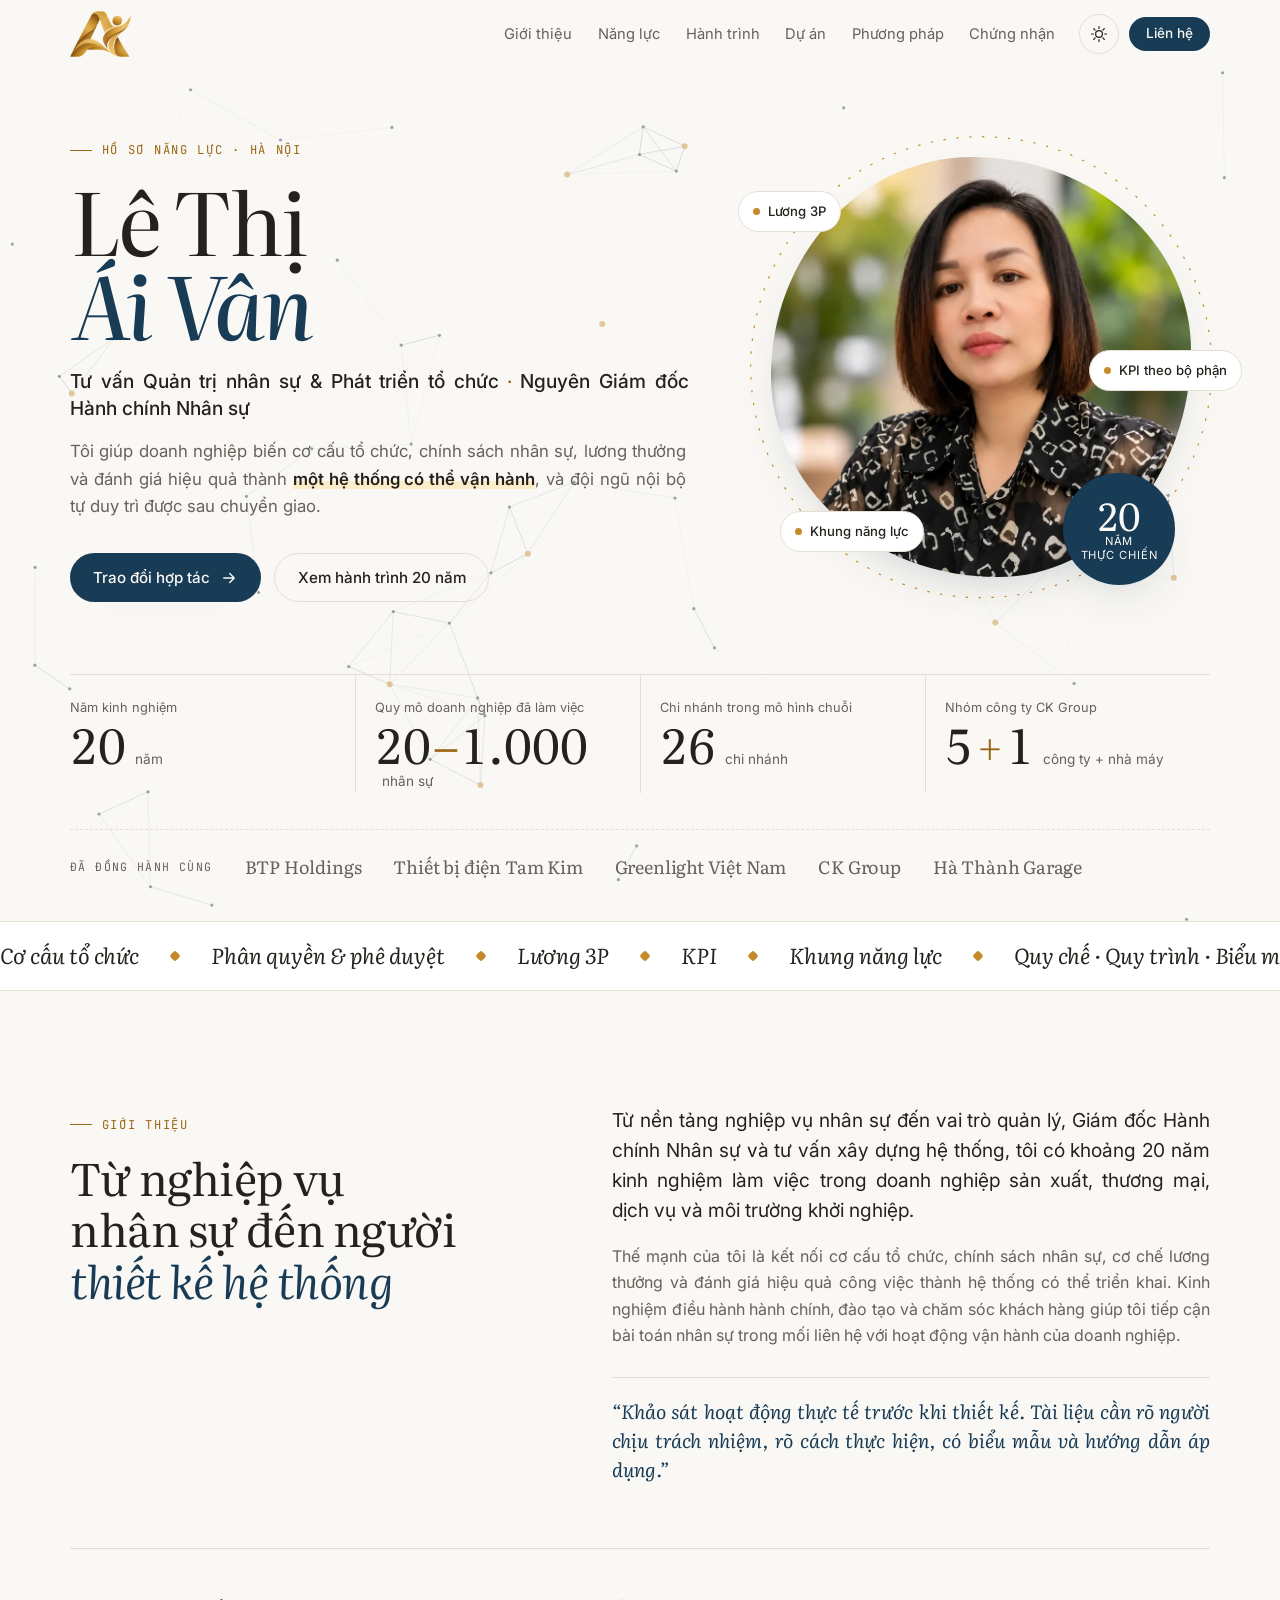
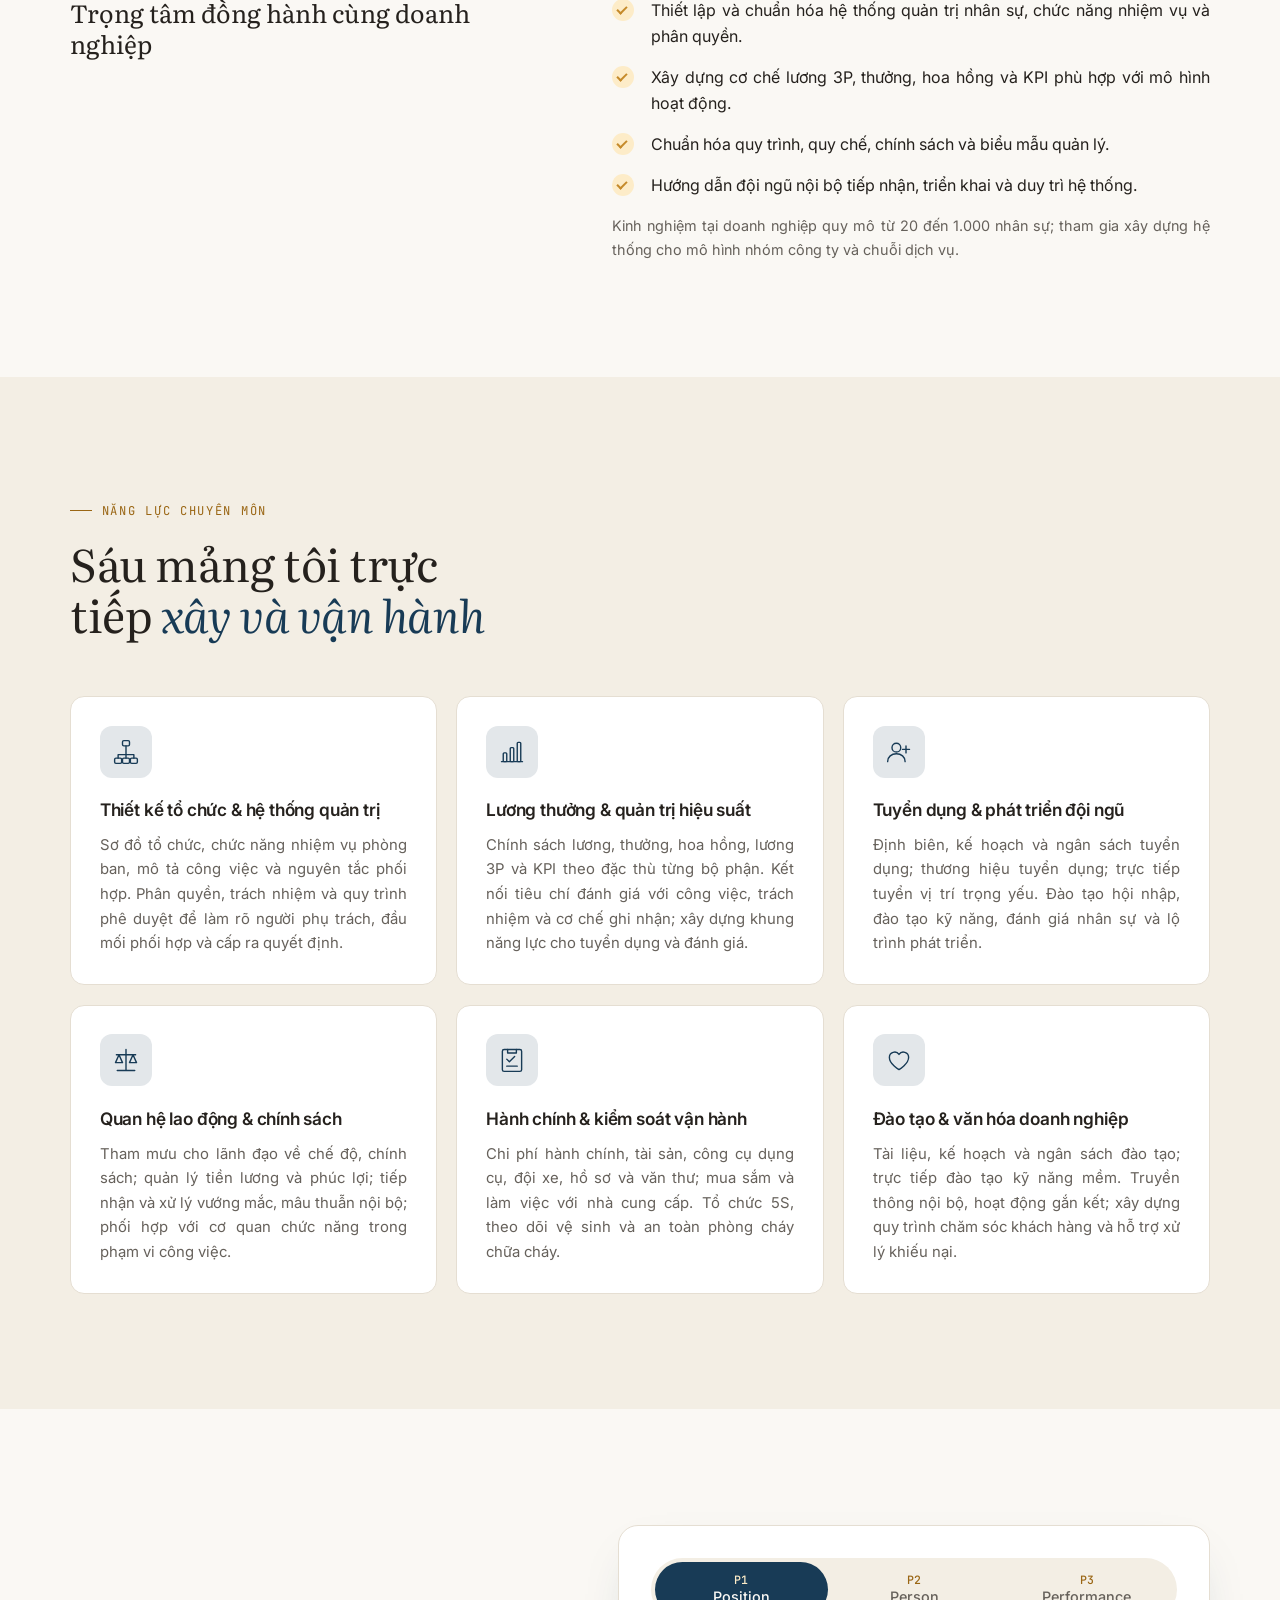
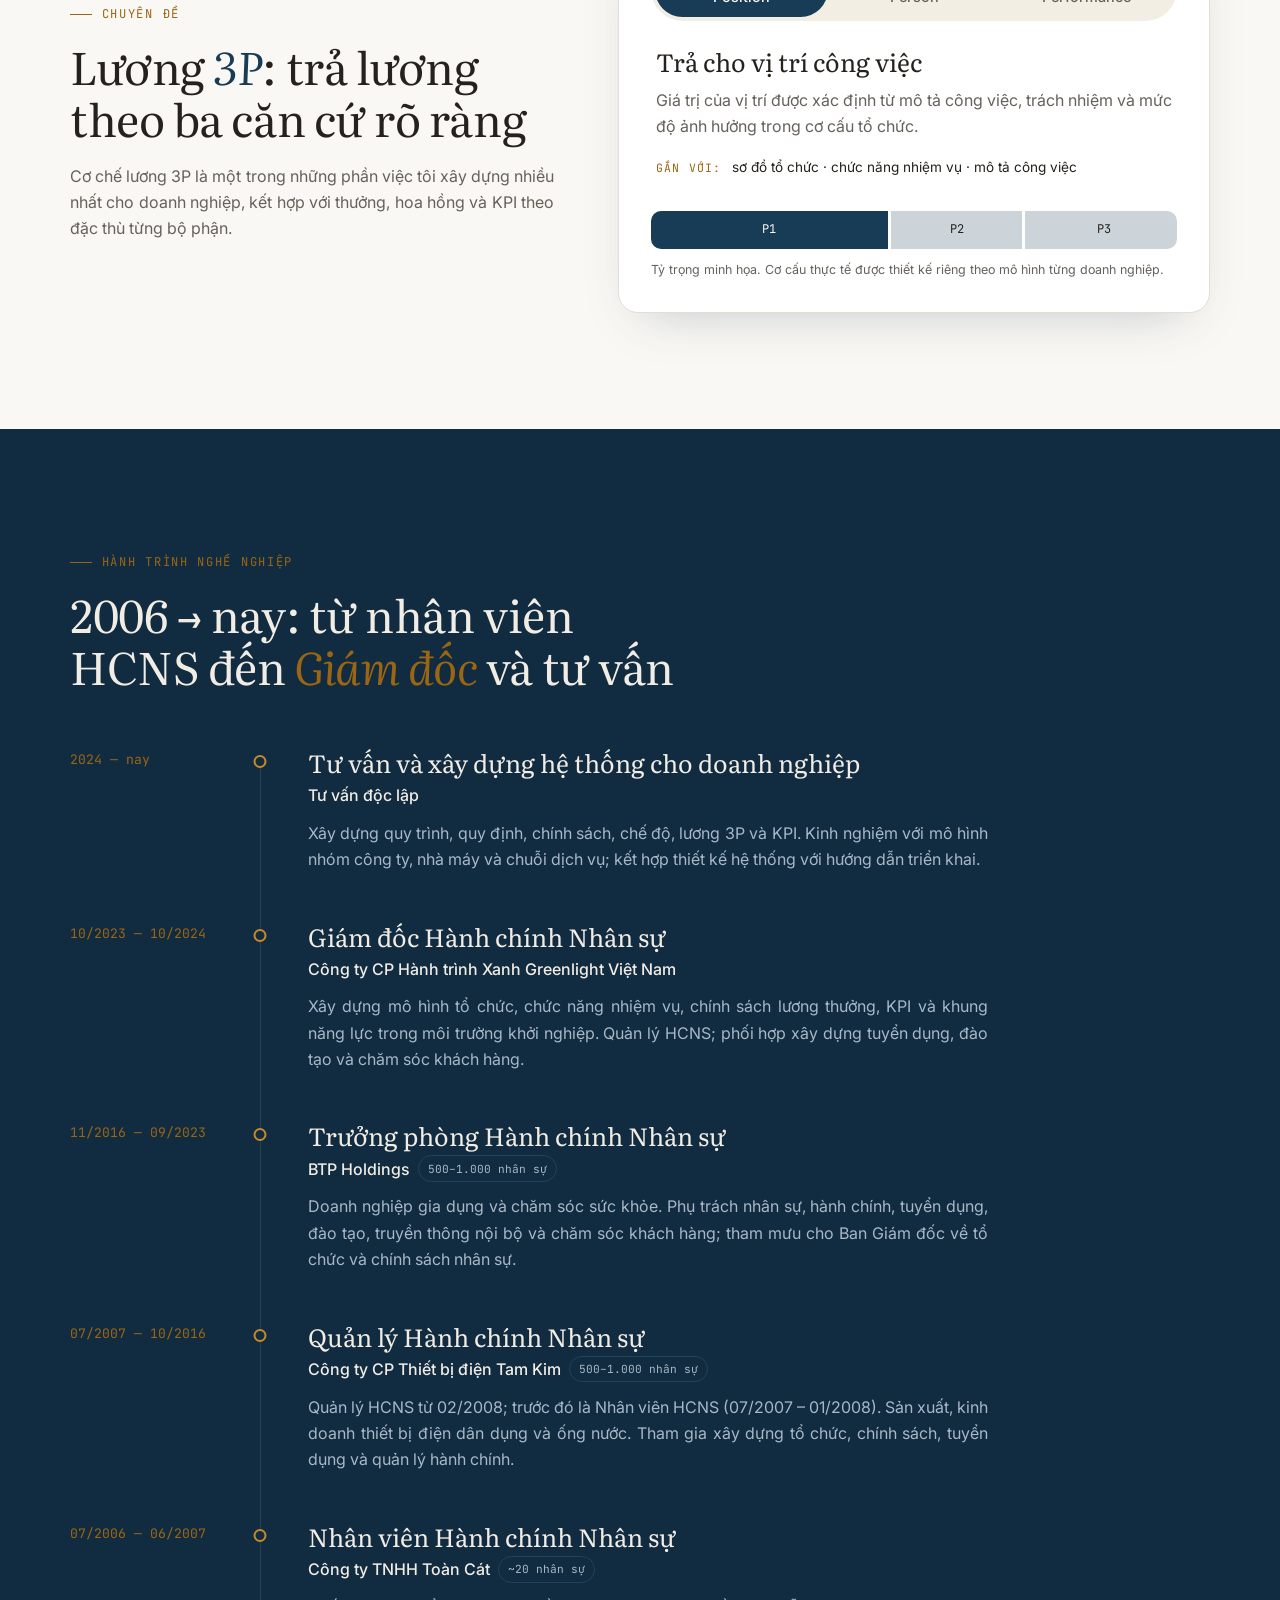
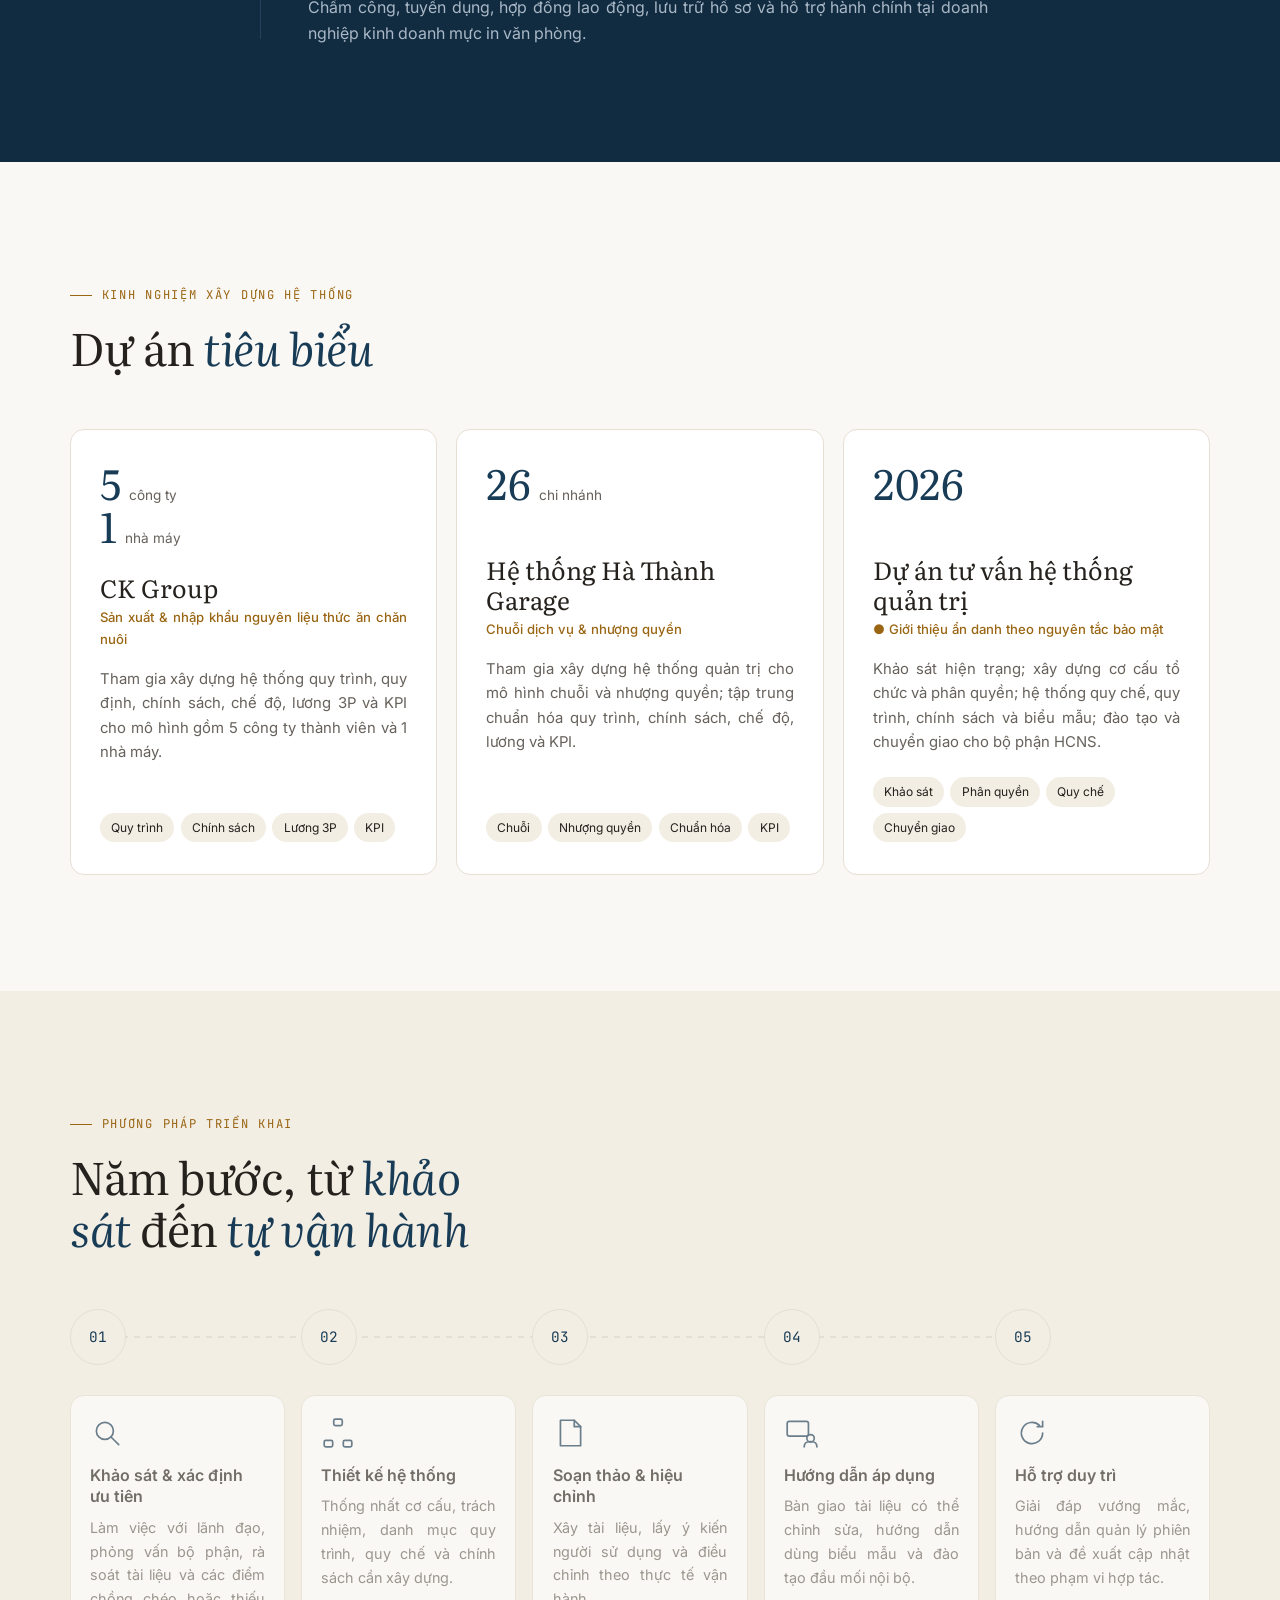
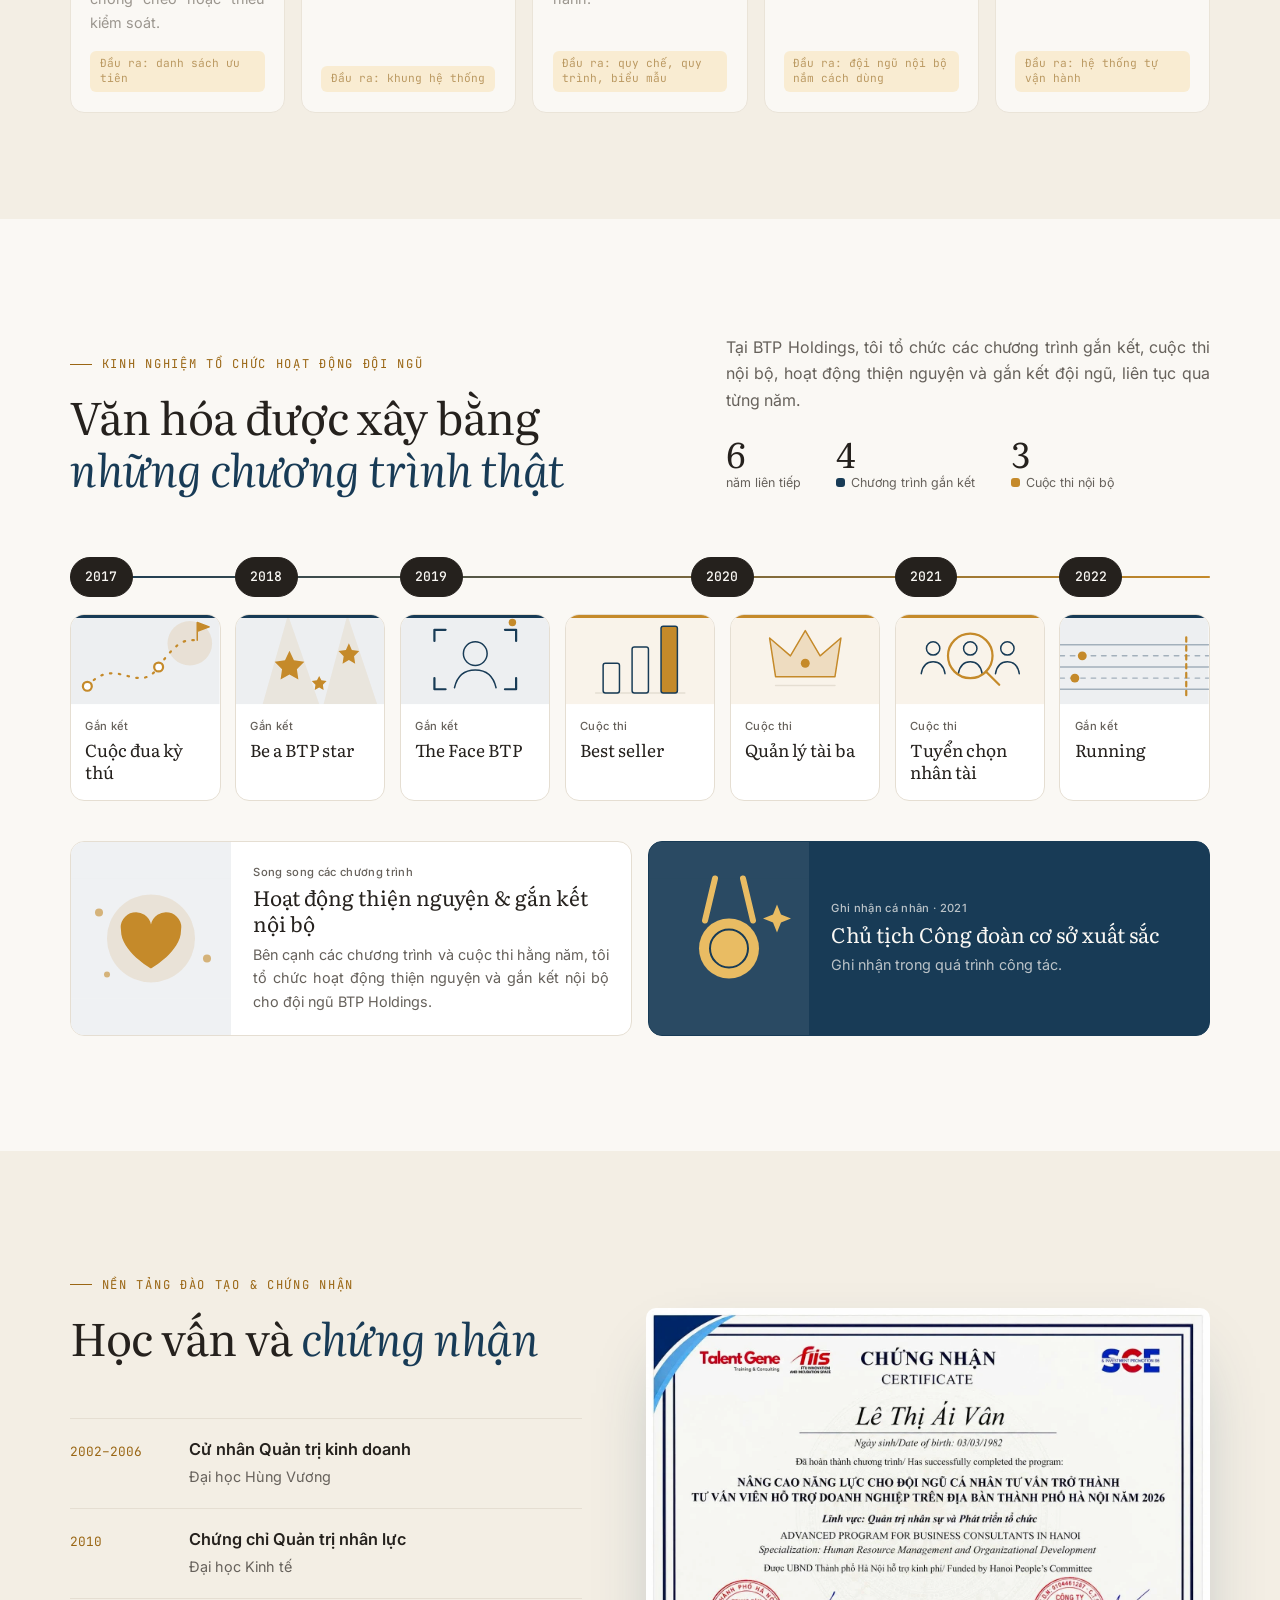
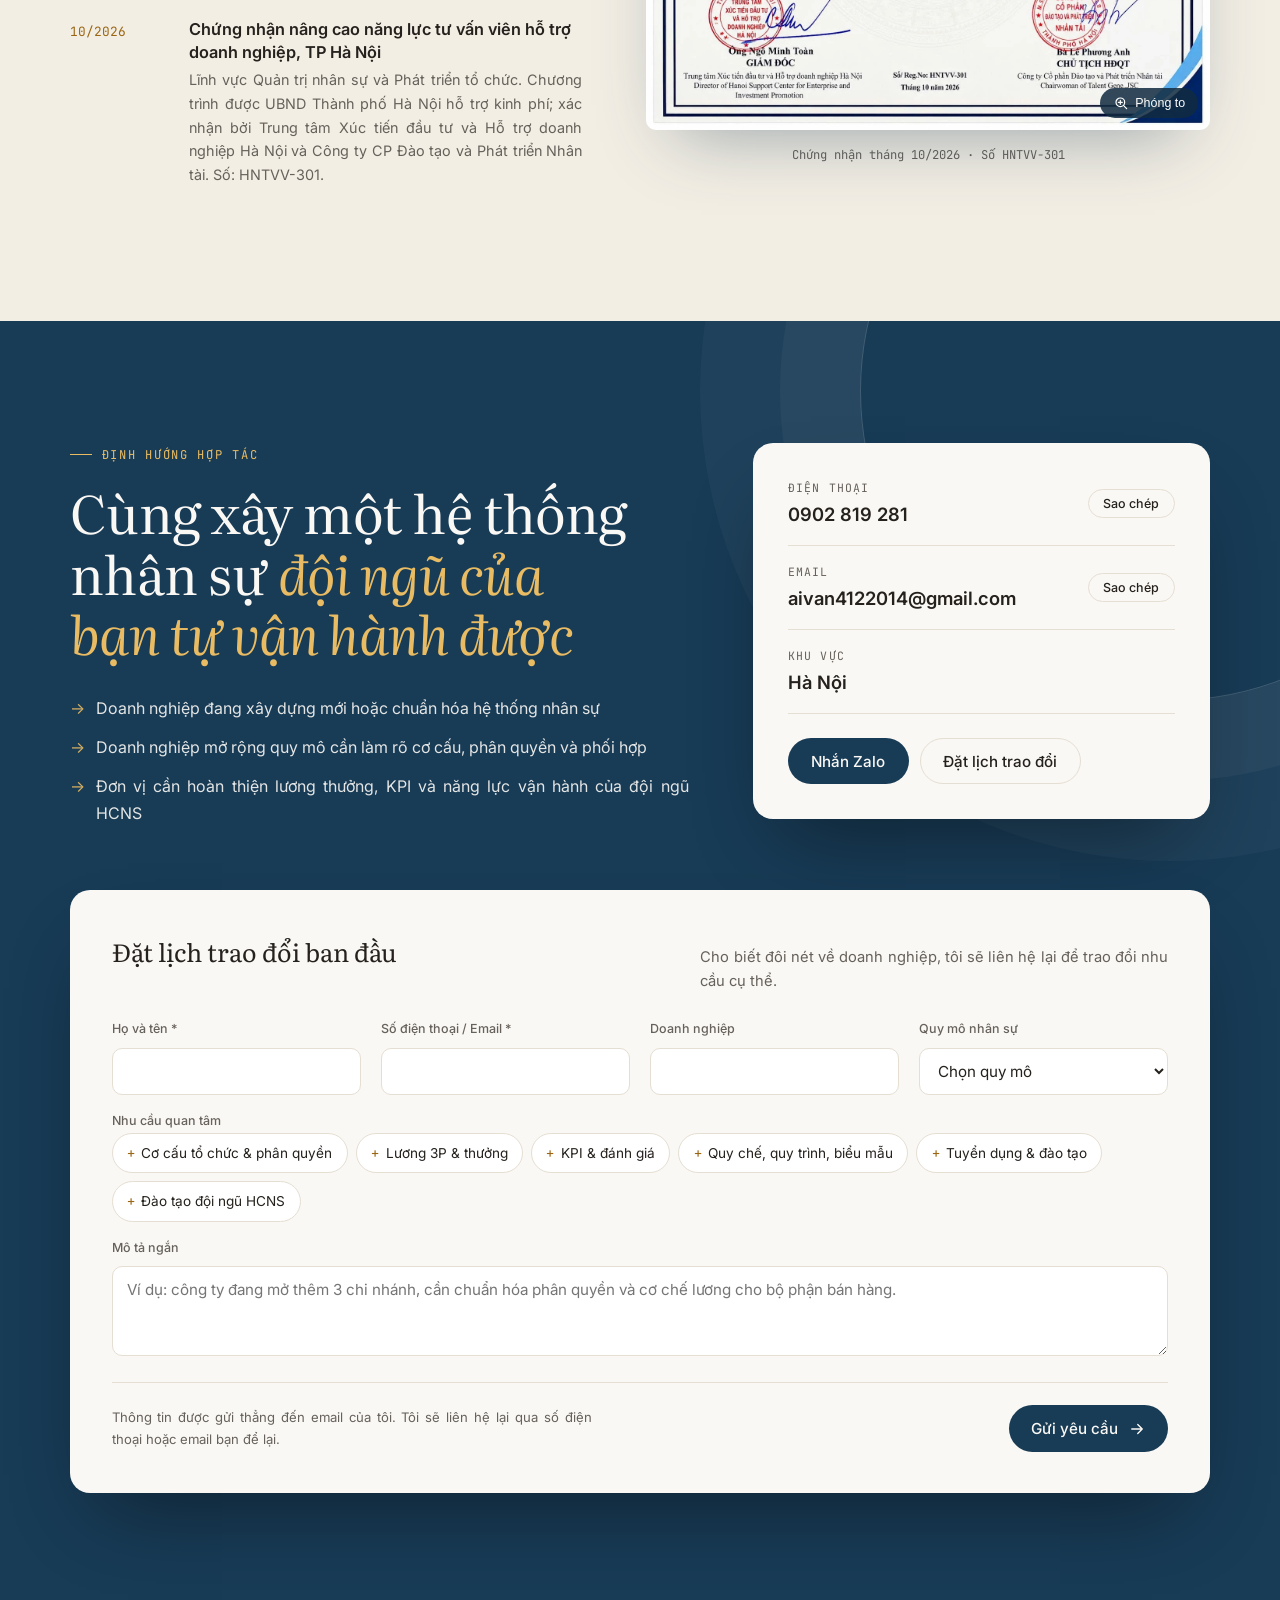
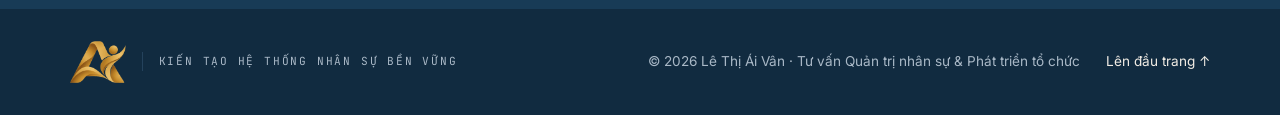
<file: index.html>
<!doctype html>
<html lang="vi">
<head>
<meta charset="utf-8">
<meta name="viewport" content="width=device-width, initial-scale=1, viewport-fit=cover">
<title>Lê Thị Ái Vân | Tư vấn Quản trị nhân sự &amp; Phát triển tổ chức</title>
<meta name="claude:viewport-fit-sides" content="cover">
<meta name="description" content="Lê Thị Ái Vân – tư vấn quản trị nhân sự, nguyên Giám đốc Hành chính Nhân sự, 20 năm kinh nghiệm: cơ cấu tổ chức, lương 3P, KPI, quy chế cho doanh nghiệp tại Hà Nội.">
<meta name="robots" content="index, follow, max-image-preview:large">
<meta name="author" content="Lê Thị Ái Vân">
<meta name="theme-color" content="#183b56">
<link rel="canonical" href="https://aivanhr.com/">
<link rel="alternate" hreflang="vi" href="https://aivanhr.com/">
<link rel="alternate" hreflang="x-default" href="https://aivanhr.com/">
<meta property="og:site_name" content="AivanHR">
<meta property="og:type" content="profile">
<meta property="og:locale" content="vi_VN">
<meta property="og:url" content="https://aivanhr.com/">
<meta property="og:title" content="Lê Thị Ái Vân – Tư vấn Quản trị nhân sự &amp; Phát triển tổ chức">
<meta property="og:description" content="20 năm kinh nghiệm xây dựng hệ thống nhân sự: cơ cấu tổ chức, lương 3P, KPI, quy chế và chính sách cho doanh nghiệp 20–1.000 nhân sự.">
<meta property="og:image" content="https://aivanhr.com/assets/og-image.jpg">
<meta property="og:image:width" content="1200">
<meta property="og:image:height" content="630">
<meta property="og:image:alt" content="Lê Thị Ái Vân – Tư vấn Quản trị nhân sự và Phát triển tổ chức">
<meta property="profile:first_name" content="Ái Vân">
<meta property="profile:last_name" content="Lê Thị">
<meta name="twitter:card" content="summary_large_image">
<meta name="twitter:title" content="Lê Thị Ái Vân – Tư vấn Quản trị nhân sự &amp; Phát triển tổ chức">
<meta name="twitter:description" content="20 năm kinh nghiệm: cơ cấu tổ chức, lương 3P, KPI, quy chế và chính sách nhân sự.">
<meta name="twitter:image" content="https://aivanhr.com/assets/og-image.jpg">
<link rel="icon" href="favicon.ico" sizes="any">
<link rel="icon" type="image/png" sizes="64x64" href="assets/favicon-64.png">
<link rel="apple-touch-icon" href="assets/apple-touch-icon.png">
<link rel="manifest" href="site.webmanifest">
<link rel="preload" as="image" href="assets/le-thi-ai-van-tu-van-quan-tri-nhan-su.webp" fetchpriority="high">
<script type="application/ld+json">
{
  "@context": "https://schema.org",
  "@graph": [
    {
      "@type": "WebSite",
      "@id": "https://aivanhr.com/#website",
      "url": "https://aivanhr.com/",
      "name": "AivanHR",
      "description": "Kiến tạo hệ thống nhân sự bền vững",
      "alternateName": "Lê Thị Ái Vân – Tư vấn Quản trị nhân sự",
      "inLanguage": "vi-VN",
      "publisher": { "@id": "https://aivanhr.com/#person" }
    },
    {
      "@type": "ProfilePage",
      "@id": "https://aivanhr.com/#profile",
      "url": "https://aivanhr.com/",
      "name": "Lê Thị Ái Vân | Tư vấn Quản trị nhân sự & Phát triển tổ chức",
      "inLanguage": "vi-VN",
      "isPartOf": { "@id": "https://aivanhr.com/#website" },
      "primaryImageOfPage": "https://aivanhr.com/assets/le-thi-ai-van-tu-van-quan-tri-nhan-su.webp",
      "dateModified": "2026-10-16",
      "mainEntity": { "@id": "https://aivanhr.com/#person" }
    },
    {
      "@type": "Person",
      "@id": "https://aivanhr.com/#person",
      "name": "Lê Thị Ái Vân",
      "jobTitle": "Tư vấn Quản trị nhân sự và Phát triển tổ chức",
      "description": "20 năm kinh nghiệm quản trị nhân sự, nguyên Giám đốc Hành chính Nhân sự; tư vấn cơ cấu tổ chức, lương 3P, KPI, quy chế và chính sách.",
      "url": "https://aivanhr.com/",
      "image": "https://aivanhr.com/assets/le-thi-ai-van-tu-van-quan-tri-nhan-su.webp",
      "telephone": "+84902819281",
      "email": "mailto:aivan4122014@gmail.com",
      "address": { "@type": "PostalAddress", "addressLocality": "Hà Nội", "addressCountry": "VN" },
      "alumniOf": [
        { "@type": "CollegeOrUniversity", "name": "Đại học Hùng Vương" },
        { "@type": "CollegeOrUniversity", "name": "Đại học Kinh tế" }
      ],
      "knowsAbout": ["Quản trị nhân sự", "Phát triển tổ chức", "Lương 3P", "KPI", "Khung năng lực", "Cơ cấu tổ chức", "Phân quyền", "Quy chế và quy trình", "Tuyển dụng", "Đào tạo", "Văn hóa doanh nghiệp"],
      "hasCredential": [
        { "@type": "EducationalOccupationalCredential", "name": "Cử nhân Quản trị kinh doanh", "credentialCategory": "degree" },
        { "@type": "EducationalOccupationalCredential", "name": "Chứng chỉ Quản trị nhân lực", "credentialCategory": "certificate" },
        { "@type": "EducationalOccupationalCredential", "name": "Chứng nhận nâng cao năng lực tư vấn viên hỗ trợ doanh nghiệp TP Hà Nội 2026 – Quản trị nhân sự và Phát triển tổ chức", "credentialCategory": "certificate" }
      ],
      "award": "Chủ tịch Công đoàn cơ sở xuất sắc năm 2021"
    },
    {
      "@type": "ProfessionalService",
      "@id": "https://aivanhr.com/#service",
      "name": "AivanHR – Tư vấn Quản trị nhân sự Lê Thị Ái Vân",
      "url": "https://aivanhr.com/",
      "image": "https://aivanhr.com/assets/og-image.jpg",
      "telephone": "+84902819281",
      "email": "aivan4122014@gmail.com",
      "address": { "@type": "PostalAddress", "addressLocality": "Hà Nội", "addressCountry": "VN" },
      "areaServed": { "@type": "City", "name": "Hà Nội" },
      "founder": { "@id": "https://aivanhr.com/#person" },
      "logo": "https://aivanhr.com/assets/aivanhr-logo-mark.png",
      "slogan": "Kiến tạo hệ thống nhân sự bền vững",
      "knowsLanguage": "vi",
      "hasOfferCatalog": {
        "@type": "OfferCatalog",
        "name": "Dịch vụ tư vấn nhân sự",
        "itemListElement": [
          { "@type": "Offer", "itemOffered": { "@type": "Service", "name": "Thiết kế cơ cấu tổ chức và phân quyền" } },
          { "@type": "Offer", "itemOffered": { "@type": "Service", "name": "Xây dựng cơ chế lương 3P, thưởng, hoa hồng" } },
          { "@type": "Offer", "itemOffered": { "@type": "Service", "name": "Xây dựng hệ thống KPI và khung năng lực" } },
          { "@type": "Offer", "itemOffered": { "@type": "Service", "name": "Chuẩn hóa quy chế, quy trình, chính sách và biểu mẫu" } },
          { "@type": "Offer", "itemOffered": { "@type": "Service", "name": "Đào tạo và chuyển giao cho đội ngũ HCNS" } }
        ]
      }
    }
  ]
}
</script>
<link rel="preconnect" href="https://fonts.googleapis.com">
<link rel="preconnect" href="https://fonts.gstatic.com" crossorigin>
<link rel="stylesheet" href="https://fonts.googleapis.com/css2?family=Inter:wght@400;500;600;700&family=Literata:ital,opsz,wght@0,7..72,400;0,7..72,600;1,7..72,400;1,7..72,500&family=JetBrains+Mono:wght@400;500&display=swap">
<link rel="stylesheet" href="styles.css">
</head>
<body>
<a class="skip" href="#gioi-thieu">Bỏ qua, đến nội dung chính</a>

<div class="progress" aria-hidden="true"><span id="progressBar"></span></div>

<header class="nav" id="nav">
  <div class="wrap nav__inner">
    <a href="#top" class="brand" aria-label="aivanhr.com – về đầu trang">
      <img class="brand__logo" src="assets/aivanhr-logo-mark.webp" width="360" height="272" alt="">
    </a>
    <nav class="nav__links" id="navLinks" aria-label="Điều hướng chính">
      <a href="#gioi-thieu">Giới thiệu</a>
      <a href="#nang-luc">Năng lực</a>
      <a href="#hanh-trinh">Hành trình</a>
      <a href="#du-an">Dự án</a>
      <a href="#phuong-phap">Phương pháp</a>
      <a href="#chung-nhan">Chứng nhận</a>
    </nav>
    <div class="nav__actions">
      <button class="icon-btn" id="themeToggle" type="button" aria-label="Đổi giao diện sáng/tối">
        <svg class="i-sun" viewBox="0 0 24 24" aria-hidden="true"><circle cx="12" cy="12" r="4.5"/><path d="M12 2v2.5M12 19.5V22M2 12h2.5M19.5 12H22M4.9 4.9l1.8 1.8M17.3 17.3l1.8 1.8M4.9 19.1l1.8-1.8M17.3 6.7l1.8-1.8"/></svg>
        <svg class="i-moon" viewBox="0 0 24 24" aria-hidden="true"><path d="M20 14.5A8.5 8.5 0 1 1 9.5 4a7 7 0 0 0 10.5 10.5z"/></svg>
      </button>
      <a href="#lien-he" class="btn btn--small btn--accent">Liên hệ</a>
      <button class="icon-btn nav__burger" id="burger" type="button" aria-label="Mở menu" aria-expanded="false" aria-controls="navLinks">
        <span></span><span></span>
      </button>
    </div>
  </div>
</header>

<main id="top">

  <!-- HERO -->
  <section class="hero">
    <canvas class="hero__net" id="heroNet" aria-hidden="true"></canvas>
    <div class="wrap hero__grid">
      <div class="hero__text">
        <p class="eyebrow load" style="--d:0">Hồ sơ năng lực · Hà Nội</p>
        <h1 class="hero__title">
          <span class="line load" style="--d:1">Lê Thị</span>
          <span class="line load" style="--d:2"><em>Ái Vân</em></span>
        </h1>
        <p class="hero__role load" style="--d:3">Tư vấn Quản trị nhân sự &amp; Phát triển tổ chức<span class="sep">·</span>Nguyên Giám đốc Hành chính Nhân sự</p>
        <p class="hero__lead load" style="--d:4">Tôi giúp doanh nghiệp biến cơ cấu tổ chức, chính sách nhân sự, lương thưởng và đánh giá hiệu quả thành <strong>một hệ thống có thể vận hành</strong>, và đội ngũ nội bộ tự duy trì được sau chuyển giao.</p>
        <div class="hero__cta load" style="--d:5">
          <a href="#lien-he" class="btn btn--accent magnetic">Trao đổi hợp tác
            <svg viewBox="0 0 24 24" aria-hidden="true"><path d="M5 12h14M13 6l6 6-6 6"/></svg>
          </a>
          <a href="#hanh-trinh" class="btn btn--ghost magnetic">Xem hành trình 20 năm</a>
        </div>
      </div>

      <div class="hero__visual load" style="--d:2">
        <div class="portrait" id="portrait">
          <svg class="portrait__orbit" viewBox="0 0 400 400" aria-hidden="true">
            <circle cx="200" cy="200" r="196" />
          </svg>
          <div class="portrait__frame">
            <img src="assets/le-thi-ai-van-tu-van-quan-tri-nhan-su.webp" alt="Chân dung Lê Thị Ái Vân" width="900" height="900" fetchpriority="high">
          </div>
          <span class="chip chip--a" data-depth="18">Lương 3P</span>
          <span class="chip chip--b" data-depth="26">KPI theo bộ phận</span>
          <span class="chip chip--c" data-depth="12">Khung năng lực</span>
          <div class="badge" data-depth="8">
            <span class="badge__num">20</span>
            <span class="badge__txt">năm<br>thực chiến</span>
          </div>
        </div>
      </div>
    </div>

    <div class="wrap">
      <dl class="stats">
        <div class="stat">
          <dt>Năm kinh nghiệm</dt>
          <dd><span class="count" data-to="20">20</span><small>năm</small></dd>
        </div>
        <div class="stat">
          <dt>Quy mô doanh nghiệp đã làm việc</dt>
          <dd><span class="count" data-to="20">20</span><span class="dash">–</span><span class="count" data-to="1000" data-sep=".">1.000</span><small>nhân sự</small></dd>
        </div>
        <div class="stat">
          <dt>Chi nhánh trong mô hình chuỗi</dt>
          <dd><span class="count" data-to="26">26</span><small>chi nhánh</small></dd>
        </div>
        <div class="stat">
          <dt>Nhóm công ty CK Group</dt>
          <dd><span class="count" data-to="5">5</span><span class="dash">+</span><span class="count" data-to="1">1</span><small>công ty + nhà máy</small></dd>
        </div>
      </dl>
      <div class="trust">
        <span class="trust__k">Đã đồng hành cùng</span>
        <ul class="trust__list">
          <li>BTP Holdings</li><li>Thiết bị điện Tam Kim</li><li>Greenlight Việt Nam</li><li>CK Group</li><li>Hà Thành Garage</li>
        </ul>
      </div>
    </div>
  </section>

  <!-- MARQUEE -->
  <div class="ticker" aria-hidden="true">
    <div class="ticker__track">
      <span>Cơ cấu tổ chức</span><i></i><span>Phân quyền &amp; phê duyệt</span><i></i><span>Lương 3P</span><i></i><span>KPI</span><i></i><span>Khung năng lực</span><i></i><span>Quy chế · Quy trình · Biểu mẫu</span><i></i><span>Tuyển dụng</span><i></i><span>Đào tạo &amp; văn hóa</span><i></i><span>Quan hệ lao động</span><i></i><span>5S &amp; vận hành</span><i></i>
      <span>Cơ cấu tổ chức</span><i></i><span>Phân quyền &amp; phê duyệt</span><i></i><span>Lương 3P</span><i></i><span>KPI</span><i></i><span>Khung năng lực</span><i></i><span>Quy chế · Quy trình · Biểu mẫu</span><i></i><span>Tuyển dụng</span><i></i><span>Đào tạo &amp; văn hóa</span><i></i><span>Quan hệ lao động</span><i></i><span>5S &amp; vận hành</span><i></i>
    </div>
  </div>

  <!-- ABOUT -->
  <section class="section" id="gioi-thieu">
    <div class="wrap about">
      <div class="about__head reveal">
        <p class="eyebrow">Giới thiệu</p>
        <h2 class="h2">Từ nghiệp vụ nhân sự đến người <em>thiết kế hệ thống</em></h2>
      </div>
      <div class="about__body reveal">
        <p class="lead">Từ nền tảng nghiệp vụ nhân sự đến vai trò quản lý, Giám đốc Hành chính Nhân sự và tư vấn xây dựng hệ thống, tôi có khoảng 20 năm kinh nghiệm làm việc trong doanh nghiệp sản xuất, thương mại, dịch vụ và môi trường khởi nghiệp.</p>
        <p>Thế mạnh của tôi là kết nối cơ cấu tổ chức, chính sách nhân sự, cơ chế lương thưởng và đánh giá hiệu quả công việc thành hệ thống có thể triển khai. Kinh nghiệm điều hành hành chính, đào tạo và chăm sóc khách hàng giúp tôi tiếp cận bài toán nhân sự trong mối liên hệ với hoạt động vận hành của doanh nghiệp.</p>
        <blockquote class="quote">
          “Khảo sát hoạt động thực tế trước khi thiết kế. Tài liệu cần rõ người chịu trách nhiệm, rõ cách thực hiện, có biểu mẫu và hướng dẫn áp dụng.”
        </blockquote>
      </div>

      <div class="focus reveal">
        <h3 class="focus__title">Trọng tâm đồng hành cùng doanh nghiệp</h3>
        <ul class="focus__list">
          <li><span class="tick"></span>Thiết lập và chuẩn hóa hệ thống quản trị nhân sự, chức năng nhiệm vụ và phân quyền.</li>
          <li><span class="tick"></span>Xây dựng cơ chế lương 3P, thưởng, hoa hồng và KPI phù hợp với mô hình hoạt động.</li>
          <li><span class="tick"></span>Chuẩn hóa quy trình, quy chế, chính sách và biểu mẫu quản lý.</li>
          <li><span class="tick"></span>Hướng dẫn đội ngũ nội bộ tiếp nhận, triển khai và duy trì hệ thống.</li>
        </ul>
        <p class="focus__note">Kinh nghiệm tại doanh nghiệp quy mô từ 20 đến 1.000 nhân sự; tham gia xây dựng hệ thống cho mô hình nhóm công ty và chuỗi dịch vụ.</p>
      </div>
    </div>
  </section>

  <!-- COMPETENCIES -->
  <section class="section section--tint" id="nang-luc">
    <div class="wrap">
      <div class="section__head reveal">
        <p class="eyebrow">Năng lực chuyên môn</p>
        <h2 class="h2">Sáu mảng tôi trực tiếp <em>xây và vận hành</em></h2>
      </div>

      <div class="cards">
        <article class="card reveal">
          <div class="card__icon"><svg viewBox="0 0 32 32" aria-hidden="true"><rect x="12" y="3" width="8" height="6" rx="1.5"/><rect x="3" y="23" width="8" height="6" rx="1.5"/><rect x="12" y="23" width="8" height="6" rx="1.5"/><rect x="21" y="23" width="8" height="6" rx="1.5"/><path d="M16 9v7M7 23v-4h18v4M16 16v7"/></svg></div>
          <h3>Thiết kế tổ chức &amp; hệ thống quản trị</h3>
          <p>Sơ đồ tổ chức, chức năng nhiệm vụ phòng ban, mô tả công việc và nguyên tắc phối hợp. Phân quyền, trách nhiệm và quy trình phê duyệt để làm rõ người phụ trách, đầu mối phối hợp và cấp ra quyết định.</p>
        </article>
        <article class="card reveal">
          <div class="card__icon"><svg viewBox="0 0 32 32" aria-hidden="true"><path d="M4 27h24"/><rect x="6" y="17" width="4" height="10" rx="1"/><rect x="14" y="11" width="4" height="16" rx="1"/><rect x="22" y="5" width="4" height="22" rx="1"/></svg></div>
          <h3>Lương thưởng &amp; quản trị hiệu suất</h3>
          <p>Chính sách lương, thưởng, hoa hồng, lương 3P và KPI theo đặc thù từng bộ phận. Kết nối tiêu chí đánh giá với công việc, trách nhiệm và cơ chế ghi nhận; xây dựng khung năng lực cho tuyển dụng và đánh giá.</p>
        </article>
        <article class="card reveal">
          <div class="card__icon"><svg viewBox="0 0 32 32" aria-hidden="true"><circle cx="13" cy="11" r="5"/><path d="M3 27c0-5.5 4.5-9 10-9s10 3.5 10 9"/><path d="M24 9v8M20 13h8"/></svg></div>
          <h3>Tuyển dụng &amp; phát triển đội ngũ</h3>
          <p>Định biên, kế hoạch và ngân sách tuyển dụng; thương hiệu tuyển dụng; trực tiếp tuyển vị trí trọng yếu. Đào tạo hội nhập, đào tạo kỹ năng, đánh giá nhân sự và lộ trình phát triển.</p>
        </article>
        <article class="card reveal">
          <div class="card__icon"><svg viewBox="0 0 32 32" aria-hidden="true"><path d="M16 4v24M6 28h20"/><path d="M5 10h22"/><path d="M8 10l-4 9h8zM24 10l-4 9h8z"/></svg></div>
          <h3>Quan hệ lao động &amp; chính sách</h3>
          <p>Tham mưu cho lãnh đạo về chế độ, chính sách; quản lý tiền lương và phúc lợi; tiếp nhận và xử lý vướng mắc, mâu thuẫn nội bộ; phối hợp với cơ quan chức năng trong phạm vi công việc.</p>
        </article>
        <article class="card reveal">
          <div class="card__icon"><svg viewBox="0 0 32 32" aria-hidden="true"><rect x="5" y="4" width="22" height="25" rx="2"/><path d="M11 4v4h10V4M10 15l3 3 6-6M10 23h12"/></svg></div>
          <h3>Hành chính &amp; kiểm soát vận hành</h3>
          <p>Chi phí hành chính, tài sản, công cụ dụng cụ, đội xe, hồ sơ và văn thư; mua sắm và làm việc với nhà cung cấp. Tổ chức 5S, theo dõi vệ sinh và an toàn phòng cháy chữa cháy.</p>
        </article>
        <article class="card reveal">
          <div class="card__icon"><svg viewBox="0 0 32 32" aria-hidden="true"><path d="M16 27s-11-6.5-11-14a6 6 0 0 1 11-3.3A6 6 0 0 1 27 13c0 7.5-11 14-11 14z"/></svg></div>
          <h3>Đào tạo &amp; văn hóa doanh nghiệp</h3>
          <p>Tài liệu, kế hoạch và ngân sách đào tạo; trực tiếp đào tạo kỹ năng mềm. Truyền thông nội bộ, hoạt động gắn kết; xây dựng quy trình chăm sóc khách hàng và hỗ trợ xử lý khiếu nại.</p>
        </article>
      </div>
    </div>
  </section>

  <!-- 3P -->
  <section class="section" id="luong-3p">
    <div class="wrap threep">
      <div class="threep__intro reveal">
        <p class="eyebrow">Chuyên đề</p>
        <h2 class="h2">Lương <em>3P</em>: trả lương theo ba căn cứ rõ ràng</h2>
        <p>Cơ chế lương 3P là một trong những phần việc tôi xây dựng nhiều nhất cho doanh nghiệp, kết hợp với thưởng, hoa hồng và KPI theo đặc thù từng bộ phận.</p>
      </div>
      <div class="threep__tool reveal">
        <div class="tabs" role="tablist" aria-label="Ba thành phần của lương 3P">
          <button class="tab is-active" role="tab" id="tab-p1" aria-selected="true" aria-controls="panel-3p" data-p="0"><span class="tab__p">P1</span>Position</button>
          <button class="tab" role="tab" id="tab-p2" aria-selected="false" aria-controls="panel-3p" data-p="1"><span class="tab__p">P2</span>Person</button>
          <button class="tab" role="tab" id="tab-p3" aria-selected="false" aria-controls="panel-3p" data-p="2"><span class="tab__p">P3</span>Performance</button>
          <span class="tabs__ink" aria-hidden="true"></span>
        </div>
        <div class="panel" id="panel-3p" role="tabpanel" aria-live="polite">
          <h3 class="panel__title">Trả cho vị trí công việc</h3>
          <p class="panel__text">Giá trị của vị trí được xác định từ mô tả công việc, trách nhiệm và mức độ ảnh hưởng trong cơ cấu tổ chức.</p>
          <p class="panel__link"><span>Gắn với:</span> sơ đồ tổ chức · chức năng nhiệm vụ · mô tả công việc</p>
        </div>
        <div class="bar3" aria-hidden="true">
          <span style="--w:45%">P1</span><span style="--w:25%">P2</span><span style="--w:30%">P3</span>
        </div>
        <p class="bar3__cap">Tỷ trọng minh họa. Cơ cấu thực tế được thiết kế riêng theo mô hình từng doanh nghiệp.</p>
      </div>
    </div>
  </section>

  <!-- TIMELINE -->
  <section class="section section--ink" id="hanh-trinh">
    <div class="wrap">
      <div class="section__head reveal">
        <p class="eyebrow">Hành trình nghề nghiệp</p>
        <h2 class="h2">2006 → nay: từ nhân viên HCNS đến <em>Giám đốc</em> và tư vấn</h2>
      </div>

      <ol class="timeline" id="timeline">
        <li class="tl reveal">
          <div class="tl__when">2024 — nay</div>
          <div class="tl__body">
            <h3>Tư vấn và xây dựng hệ thống cho doanh nghiệp</h3>
            <p class="tl__org">Tư vấn độc lập</p>
            <p>Xây dựng quy trình, quy định, chính sách, chế độ, lương 3P và KPI. Kinh nghiệm với mô hình nhóm công ty, nhà máy và chuỗi dịch vụ; kết hợp thiết kế hệ thống với hướng dẫn triển khai.</p>
          </div>
        </li>
        <li class="tl reveal">
          <div class="tl__when">10/2023 — 10/2024</div>
          <div class="tl__body">
            <h3>Giám đốc Hành chính Nhân sự</h3>
            <p class="tl__org">Công ty CP Hành trình Xanh Greenlight Việt Nam</p>
            <p>Xây dựng mô hình tổ chức, chức năng nhiệm vụ, chính sách lương thưởng, KPI và khung năng lực trong môi trường khởi nghiệp. Quản lý HCNS; phối hợp xây dựng tuyển dụng, đào tạo và chăm sóc khách hàng.</p>
          </div>
        </li>
        <li class="tl reveal">
          <div class="tl__when">11/2016 — 09/2023</div>
          <div class="tl__body">
            <h3>Trưởng phòng Hành chính Nhân sự</h3>
            <p class="tl__org">BTP Holdings <span class="tag">500–1.000 nhân sự</span></p>
            <p>Doanh nghiệp gia dụng và chăm sóc sức khỏe. Phụ trách nhân sự, hành chính, tuyển dụng, đào tạo, truyền thông nội bộ và chăm sóc khách hàng; tham mưu cho Ban Giám đốc về tổ chức và chính sách nhân sự.</p>
          </div>
        </li>
        <li class="tl reveal">
          <div class="tl__when">07/2007 — 10/2016</div>
          <div class="tl__body">
            <h3>Quản lý Hành chính Nhân sự</h3>
            <p class="tl__org">Công ty CP Thiết bị điện Tam Kim <span class="tag">500–1.000 nhân sự</span></p>
            <p>Quản lý HCNS từ 02/2008; trước đó là Nhân viên HCNS (07/2007 – 01/2008). Sản xuất, kinh doanh thiết bị điện dân dụng và ống nước. Tham gia xây dựng tổ chức, chính sách, tuyển dụng và quản lý hành chính.</p>
          </div>
        </li>
        <li class="tl reveal">
          <div class="tl__when">07/2006 — 06/2007</div>
          <div class="tl__body">
            <h3>Nhân viên Hành chính Nhân sự</h3>
            <p class="tl__org">Công ty TNHH Toàn Cát <span class="tag">~20 nhân sự</span></p>
            <p>Chấm công, tuyển dụng, hợp đồng lao động, lưu trữ hồ sơ và hỗ trợ hành chính tại doanh nghiệp kinh doanh mực in văn phòng.</p>
          </div>
        </li>
      </ol>
    </div>
  </section>

  <!-- PROJECTS -->
  <section class="section" id="du-an">
    <div class="wrap">
      <div class="section__head reveal">
        <p class="eyebrow">Kinh nghiệm xây dựng hệ thống</p>
        <h2 class="h2">Dự án <em>tiêu biểu</em></h2>
      </div>
      <div class="projects">
        <article class="project reveal">
          <div class="project__metric"><span>5</span> công ty<br><span>1</span> nhà máy</div>
          <h3>CK Group</h3>
          <p class="project__sector">Sản xuất &amp; nhập khẩu nguyên liệu thức ăn chăn nuôi</p>
          <p>Tham gia xây dựng hệ thống quy trình, quy định, chính sách, chế độ, lương 3P và KPI cho mô hình gồm 5 công ty thành viên và 1 nhà máy.</p>
          <ul class="pills"><li>Quy trình</li><li>Chính sách</li><li>Lương 3P</li><li>KPI</li></ul>
        </article>
        <article class="project reveal">
          <div class="project__metric"><span>26</span> chi nhánh</div>
          <h3>Hệ thống Hà Thành Garage</h3>
          <p class="project__sector">Chuỗi dịch vụ &amp; nhượng quyền</p>
          <p>Tham gia xây dựng hệ thống quản trị cho mô hình chuỗi và nhượng quyền; tập trung chuẩn hóa quy trình, chính sách, chế độ, lương và KPI.</p>
          <ul class="pills"><li>Chuỗi</li><li>Nhượng quyền</li><li>Chuẩn hóa</li><li>KPI</li></ul>
        </article>
        <article class="project project--private reveal">
          <div class="project__metric"><span>2026</span></div>
          <h3>Dự án tư vấn hệ thống quản trị</h3>
          <p class="project__sector">Giới thiệu ẩn danh theo nguyên tắc bảo mật</p>
          <p>Khảo sát hiện trạng; xây dựng cơ cấu tổ chức và phân quyền; hệ thống quy chế, quy trình, chính sách và biểu mẫu; đào tạo và chuyển giao cho bộ phận HCNS.</p>
          <ul class="pills"><li>Khảo sát</li><li>Phân quyền</li><li>Quy chế</li><li>Chuyển giao</li></ul>
        </article>
      </div>
    </div>
  </section>

  <!-- METHOD -->
  <section class="section section--tint" id="phuong-phap">
    <div class="wrap">
      <div class="section__head reveal">
        <p class="eyebrow">Phương pháp triển khai</p>
        <h2 class="h2">Năm bước, từ <em>khảo sát</em> đến <em>tự vận hành</em></h2>
      </div>
      <div class="method" id="method">
        <div class="method__track" aria-hidden="true"><i class="method__fill"></i><b class="method__dot"></b></div>
        <ol class="steps" id="steps">
          <li class="step">
            <span class="step__n"><span class="step__ring"></span>01</span>
            <div class="step__card">
              <svg class="step__ico" viewBox="0 0 32 32" aria-hidden="true"><circle cx="14" cy="14" r="8"/><path d="M20 20l7 7"/><path class="draw" d="M10 14h8M14 10v8"/></svg>
              <h3>Khảo sát &amp; xác định ưu tiên</h3>
              <p>Làm việc với lãnh đạo, phỏng vấn bộ phận, rà soát tài liệu và các điểm chồng chéo hoặc thiếu kiểm soát.</p>
              <span class="step__out">Đầu ra: danh sách ưu tiên</span>
            </div>
          </li>
          <li class="step">
            <span class="step__n"><span class="step__ring"></span>02</span>
            <div class="step__card">
              <svg class="step__ico" viewBox="0 0 32 32" aria-hidden="true"><rect x="12" y="3" width="8" height="6" rx="1.5"/><rect x="3" y="23" width="8" height="6" rx="1.5"/><rect x="21" y="23" width="8" height="6" rx="1.5"/><path class="draw" d="M16 9v7M7 23v-7h18v7"/></svg>
              <h3>Thiết kế hệ thống</h3>
              <p>Thống nhất cơ cấu, trách nhiệm, danh mục quy trình, quy chế và chính sách cần xây dựng.</p>
              <span class="step__out">Đầu ra: khung hệ thống</span>
            </div>
          </li>
          <li class="step">
            <span class="step__n"><span class="step__ring"></span>03</span>
            <div class="step__card">
              <svg class="step__ico" viewBox="0 0 32 32" aria-hidden="true"><path d="M7 4h13l6 6v18H7z"/><path d="M20 4v6h6"/><path class="draw" d="M11 16h11M11 21h8"/></svg>
              <h3>Soạn thảo &amp; hiệu chỉnh</h3>
              <p>Xây tài liệu, lấy ý kiến người sử dụng và điều chỉnh theo thực tế vận hành.</p>
              <span class="step__out">Đầu ra: quy chế, quy trình, biểu mẫu</span>
            </div>
          </li>
          <li class="step">
            <span class="step__n"><span class="step__ring"></span>04</span>
            <div class="step__card">
              <svg class="step__ico" viewBox="0 0 32 32" aria-hidden="true"><rect x="3" y="5" width="20" height="14" rx="2"/><circle cx="25" cy="21" r="3.5"/><path d="M19 29c0-3.5 2.7-5 6-5s6 1.5 6 5"/><path class="draw" d="M8 10h10M8 14h6"/></svg>
              <h3>Hướng dẫn áp dụng</h3>
              <p>Bàn giao tài liệu có thể chỉnh sửa, hướng dẫn dùng biểu mẫu và đào tạo đầu mối nội bộ.</p>
              <span class="step__out">Đầu ra: đội ngũ nội bộ nắm cách dùng</span>
            </div>
          </li>
          <li class="step">
            <span class="step__n"><span class="step__ring"></span>05</span>
            <div class="step__card">
              <svg class="step__ico" viewBox="0 0 32 32" aria-hidden="true"><path d="M26 16a10 10 0 1 1-3-7.1"/><path d="M26 5v5h-5"/><path class="draw" d="M11 16l4 4 7-8"/></svg>
              <h3>Hỗ trợ duy trì</h3>
              <p>Giải đáp vướng mắc, hướng dẫn quản lý phiên bản và đề xuất cập nhật theo phạm vi hợp tác.</p>
              <span class="step__out">Đầu ra: hệ thống tự vận hành</span>
            </div>
          </li>
        </ol>
      </div>
    </div>
  </section>

  <!-- CULTURE -->
  <section class="section" id="doi-ngu">
    <div class="wrap">
      <div class="culture__top">
        <div class="culture__head reveal">
          <p class="eyebrow">Kinh nghiệm tổ chức hoạt động đội ngũ</p>
          <h2 class="h2">Văn hóa được xây bằng <em>những chương trình thật</em></h2>
        </div>
        <div class="culture__meta reveal">
          <p>Tại BTP Holdings, tôi tổ chức các chương trình gắn kết, cuộc thi nội bộ, hoạt động thiện nguyện và gắn kết đội ngũ, liên tục qua từng năm.</p>
          <dl class="culture__nums">
            <div><dt>năm liên tiếp</dt><dd>6</dd></div>
            <div class="lg lg--bond"><dt>Chương trình gắn kết</dt><dd>4</dd></div>
            <div class="lg lg--contest"><dt>Cuộc thi nội bộ</dt><dd>3</dd></div>
          </dl>
        </div>
      </div>

      <div class="ctl" id="ctl">
        <div class="ctl__yrs" aria-hidden="true">
          <i class="ctl__line"><b></b></i>
          <span class="ctl__node">2017</span>
          <span class="ctl__node">2018</span>
          <span class="ctl__node">2019</span>
          <span class="ctl__node ctl__node--span">2020</span>
          <span class="ctl__node">2021</span>
          <span class="ctl__node">2022</span>
        </div>
        <ol class="ctl__events">
          <li class="ctl__ev">
          <article class="tile ev ev--bond">
            <svg class="art" viewBox="0 0 200 120" preserveAspectRatio="xMidYMid slice" aria-hidden="true">
              <rect class="a-bg" width="200" height="120"/>
              <circle class="a-soft" cx="160" cy="38" r="30"/>
              <path class="a-route" d="M22 96 C 60 52, 90 110, 118 70 S 156 34, 170 34"/>
              <circle class="a-pin" cx="22" cy="96" r="6"/>
              <circle class="a-pin" cx="118" cy="70" r="6"/>
              <path class="a-flag" d="M170 34 V10 l16 6 -16 6"/>
            </svg>
            <div class="ev__body"><span class="ev__year">2017</span><span class="ev__cat">Gắn kết</span><h3>Cuộc đua kỳ thú</h3></div>
          </article>
          </li>
          <li class="ctl__ev">
          <article class="tile ev ev--bond">
            <svg class="art" viewBox="0 0 200 120" preserveAspectRatio="xMidYMid slice" aria-hidden="true">
              <rect class="a-bg" width="200" height="120"/>
              <path class="a-beam" d="M70 0 L36 120 H112 Z"/>
              <path class="a-beam" d="M150 0 L118 120 H190 Z"/>
              <path class="a-starshape s1" d="M72 48 l6 13 14 2 -10 10 2 14 -12 -7 -12 7 2 -14 -10 -10 14 -2z"/>
              <path class="a-starshape s2" d="M152 38 l4 9 10 1.5 -7 7 1.5 10 -8.5 -5 -8.5 5 1.5 -10 -7 -7 10 -1.5z"/>
              <path class="a-starshape s3" d="M112 82 l3 6 7 1 -5 5 1 7 -6 -3.5 -6 3.5 1 -7 -5 -5 7 -1z"/>
            </svg>
            <div class="ev__body"><span class="ev__year">2018</span><span class="ev__cat">Gắn kết</span><h3>Be a BTP star</h3></div>
          </article>
          </li>
          <li class="ctl__ev">
          <article class="tile ev ev--bond">
            <svg class="art" viewBox="0 0 200 120" preserveAspectRatio="xMidYMid slice" aria-hidden="true">
              <rect class="a-bg" width="200" height="120"/>
              <g transform="translate(0,-20)">
                <path class="a-corner" d="M60 40 h-15 v15 M140 40 h15 v15 M60 120 h-15 v-15 M140 120 h15 v-15"/>
                <circle class="a-head" cx="100" cy="72" r="16"/>
                <path class="a-head" d="M72 118 c4 -18 16 -24 28 -24 s24 6 28 24"/>
                <circle class="a-flash" cx="150" cy="30" r="5"/>
              </g>
            </svg>
            <div class="ev__body"><span class="ev__year">2019</span><span class="ev__cat">Gắn kết</span><h3>The Face BTP</h3></div>
          </article>
          </li>
          <li class="ctl__ev">
          <article class="tile ev ev--contest">
            <svg class="art" viewBox="0 0 200 120" preserveAspectRatio="xMidYMid slice" aria-hidden="true">
              <rect class="a-bg" width="200" height="120"/>
              <g transform="translate(0,-25)">
                <path class="a-base" d="M40 130 H160"/>
                <rect class="a-bar b1" x="50" y="90" width="22" height="40" rx="3"/>
                <rect class="a-bar b2" x="89" y="68" width="22" height="62" rx="3"/>
                <rect class="a-bar b3" x="128" y="40" width="22" height="90" rx="3"/>
              </g>
            </svg>
            <div class="ev__body"><span class="ev__year">2020</span><span class="ev__cat">Cuộc thi</span><h3>Best seller</h3></div>
          </article>
          </li>
          <li class="ctl__ev">
          <article class="tile ev ev--contest">
            <svg class="art" viewBox="0 0 200 120" preserveAspectRatio="xMidYMid slice" aria-hidden="true">
              <rect class="a-bg" width="200" height="120"/>
              <g transform="translate(0,-27)">
                <path class="a-crown" d="M60 110 L52 58 L80 82 L100 48 L120 82 L148 58 L140 110 Z"/>
                <path class="a-base" d="M60 122 H140"/>
                <circle class="a-gem" cx="100" cy="92" r="6"/>
              </g>
            </svg>
            <div class="ev__body"><span class="ev__year">2020</span><span class="ev__cat">Cuộc thi</span><h3>Quản lý tài ba</h3></div>
          </article>
          </li>
          <li class="ctl__ev">
          <article class="tile ev ev--contest">
            <svg class="art" viewBox="0 0 200 120" preserveAspectRatio="xMidYMid slice" aria-hidden="true">
              <rect class="a-bg" width="200" height="120"/>
              <g transform="translate(0,-25)">
                <g class="a-people">
                  <circle cx="50" cy="70" r="9"/><path d="M34 104 c2 -12 9 -16 16 -16 s14 4 16 16"/>
                  <circle cx="100" cy="70" r="9"/><path d="M84 104 c2 -12 9 -16 16 -16 s14 4 16 16"/>
                  <circle cx="150" cy="70" r="9"/><path d="M134 104 c2 -12 9 -16 16 -16 s14 4 16 16"/>
                </g>
                <g class="a-lens"><circle cx="100" cy="80" r="30"/><path d="M121 101 l18 18"/></g>
              </g>
            </svg>
            <div class="ev__body"><span class="ev__year">2021</span><span class="ev__cat">Cuộc thi</span><h3>Tuyển chọn nhân tài</h3></div>
          </article>
          </li>
          <li class="ctl__ev">
          <article class="tile ev ev--bond">
            <svg class="art" viewBox="0 0 200 120" preserveAspectRatio="xMidYMid slice" aria-hidden="true">
              <rect class="a-bg" width="200" height="120"/>
              <path class="a-lane" d="M0 40 H200 M0 70 H200 M0 100 H200"/>
              <path class="a-lane a-lane--dash" d="M0 55 H200 M0 85 H200"/>
              <path class="a-finish" d="M170 30 V110"/>
              <circle class="a-runner r1" cx="30" cy="55" r="6"/>
              <circle class="a-runner r2" cx="20" cy="85" r="6"/>
            </svg>
            <div class="ev__body"><span class="ev__year">2022</span><span class="ev__cat">Gắn kết</span><h3>Running</h3></div>
          </article>
          </li>
        </ol>
      </div>

      <div class="culture__bottom">
        <article class="tile band reveal">
          <svg class="art band__art" viewBox="0 0 160 120" preserveAspectRatio="xMidYMid meet" aria-hidden="true">
            <rect class="a-bg" width="160" height="120"/>
            <circle class="a-soft" cx="80" cy="60" r="44"/>
            <path class="a-heart" d="M80 90 s-30 -17 -30 -38 a15 15 0 0 1 30 -6 a15 15 0 0 1 30 6 c0 21 -30 38 -30 38z"/>
            <g class="a-hands"><circle cx="28" cy="34" r="4"/><circle cx="136" cy="80" r="4"/><circle cx="36" cy="96" r="3"/></g>
          </svg>
          <div class="band__body">
            <span class="ev__cat">Song song các chương trình</span>
            <h3>Hoạt động thiện nguyện &amp; gắn kết nội bộ</h3>
            <p>Bên cạnh các chương trình và cuộc thi hằng năm, tôi tổ chức hoạt động thiện nguyện và gắn kết nội bộ cho đội ngũ BTP Holdings.</p>
          </div>
        </article>
        <article class="tile band band--award reveal">
          <svg class="art band__art" viewBox="0 0 160 120" preserveAspectRatio="xMidYMid meet" aria-hidden="true">
            <rect class="a-bg" width="160" height="120"/>
            <path class="a-ribbon" d="M66 0 L56 42 M94 0 L104 42"/>
            <circle class="a-medal" cx="80" cy="70" r="30"/>
            <circle class="a-medal-in" cx="80" cy="70" r="19"/>
            <path class="a-shine" d="M128 26 l4 10 10 4 -10 4 -4 10 -4 -10 -10 -4 10 -4z"/>
          </svg>
          <div class="band__body">
            <span class="ev__cat">Ghi nhận cá nhân · 2021</span>
            <h3>Chủ tịch Công đoàn cơ sở xuất sắc</h3>
            <p>Ghi nhận trong quá trình công tác.</p>
          </div>
        </article>
      </div>
    </div>
  </section>

  <!-- CERTIFICATES -->
  <section class="section section--tint" id="chung-nhan">
    <div class="wrap certs">
      <div class="certs__list">
        <div class="section__head reveal">
          <p class="eyebrow">Nền tảng đào tạo &amp; chứng nhận</p>
          <h2 class="h2">Học vấn và <em>chứng nhận</em></h2>
        </div>
        <ul class="edu">
          <li class="reveal">
            <span class="edu__y">2002–2006</span>
            <div><h3>Cử nhân Quản trị kinh doanh</h3><p>Đại học Hùng Vương</p></div>
          </li>
          <li class="reveal">
            <span class="edu__y">2010</span>
            <div><h3>Chứng chỉ Quản trị nhân lực</h3><p>Đại học Kinh tế</p></div>
          </li>
          <li class="reveal edu--hl">
            <span class="edu__y">10/2026</span>
            <div><h3>Chứng nhận nâng cao năng lực tư vấn viên hỗ trợ doanh nghiệp, TP Hà Nội</h3>
              <p>Lĩnh vực Quản trị nhân sự và Phát triển tổ chức. Chương trình được UBND Thành phố Hà Nội hỗ trợ kinh phí; xác nhận bởi Trung tâm Xúc tiến đầu tư và Hỗ trợ doanh nghiệp Hà Nội và Công ty CP Đào tạo và Phát triển Nhân tài. Số: HNTVV-301.</p></div>
          </li>
        </ul>
      </div>
      <figure class="cert reveal">
        <button class="cert__btn" id="certOpen" type="button" aria-label="Phóng to chứng nhận">
          <img src="assets/chung-nhan-tu-van-vien-ho-tro-doanh-nghiep-ha-noi-2026.webp" alt="Chứng nhận hoàn thành chương trình nâng cao năng lực tư vấn viên hỗ trợ doanh nghiệp Hà Nội 2026 của Lê Thị Ái Vân" width="1448" height="1086" loading="lazy">
          <span class="cert__zoom"><svg viewBox="0 0 24 24" aria-hidden="true"><circle cx="11" cy="11" r="6.5"/><path d="M16 16l4.5 4.5M11 8v6M8 11h6"/></svg>Phóng to</span>
        </button>
        <figcaption>Chứng nhận tháng 10/2026 · Số HNTVV-301</figcaption>
      </figure>
    </div>
  </section>

  <!-- CONTACT -->
  <section class="section contact" id="lien-he">
    <div class="wrap contact__grid">
      <div class="contact__text reveal">
        <p class="eyebrow">Định hướng hợp tác</p>
        <h2 class="h2 h2--xl">Cùng xây một hệ thống nhân sự <em>đội ngũ của bạn tự vận hành được</em></h2>
        <ul class="fit">
          <li>Doanh nghiệp đang xây dựng mới hoặc chuẩn hóa hệ thống nhân sự</li>
          <li>Doanh nghiệp mở rộng quy mô cần làm rõ cơ cấu, phân quyền và phối hợp</li>
          <li>Đơn vị cần hoàn thiện lương thưởng, KPI và năng lực vận hành của đội ngũ HCNS</li>
        </ul>
      </div>
      <div class="contact__card reveal">
        <div class="cline">
          <span class="cline__k">Điện thoại</span>
          <a class="cline__v" href="tel:+84902819281">0902 819 281</a>
          <button class="copy" type="button" data-copy="0902819281" aria-label="Sao chép số điện thoại">Sao chép</button>
        </div>
        <div class="cline">
          <span class="cline__k">Email</span>
          <a class="cline__v" href="mailto:aivan4122014@gmail.com">aivan4122014@gmail.com</a>
          <button class="copy" type="button" data-copy="aivan4122014@gmail.com" aria-label="Sao chép email">Sao chép</button>
        </div>
        <div class="cline">
          <span class="cline__k">Khu vực</span>
          <span class="cline__v">Hà Nội</span>
        </div>
        <div class="contact__ctas">
          <a href="https://zalo.me/0902819281" class="btn btn--accent magnetic" target="_blank" rel="noopener">Nhắn Zalo</a>
          <a href="#brief" class="btn btn--ghost magnetic">Đặt lịch trao đổi</a>
        </div>
      </div>
    </div>

    <div class="wrap">
      <form class="brief reveal" id="brief" novalidate>
        <input type="checkbox" name="botcheck" id="f-bot" class="hp" tabindex="-1" autocomplete="off" aria-hidden="true">
        <div class="brief__head">
          <h3>Đặt lịch trao đổi ban đầu</h3>
          <p>Cho biết đôi nét về doanh nghiệp, tôi sẽ liên hệ lại để trao đổi nhu cầu cụ thể.</p>
        </div>
        <div class="brief__grid">
          <label class="field"><span>Họ và tên *</span><input id="f-name" name="name" required autocomplete="name"></label>
          <label class="field"><span>Số điện thoại / Email *</span><input id="f-contact" name="contact" required autocomplete="tel"></label>
          <label class="field"><span>Doanh nghiệp</span><input id="f-company" name="company" autocomplete="organization"></label>
          <label class="field"><span>Quy mô nhân sự</span>
            <select id="f-size" name="size">
              <option value="">Chọn quy mô</option>
              <option>Dưới 50 nhân sự</option><option>50–200 nhân sự</option><option>200–500 nhân sự</option><option>500–1.000 nhân sự</option><option>Trên 1.000 nhân sự</option>
            </select>
          </label>
          <fieldset class="field field--wide">
            <legend>Nhu cầu quan tâm</legend>
            <div class="checks">
              <label><input type="checkbox" id="n-1" name="need" value="Cơ cấu tổ chức & phân quyền"><span>Cơ cấu tổ chức &amp; phân quyền</span></label>
              <label><input type="checkbox" id="n-2" name="need" value="Lương 3P & thưởng"><span>Lương 3P &amp; thưởng</span></label>
              <label><input type="checkbox" id="n-3" name="need" value="KPI & đánh giá"><span>KPI &amp; đánh giá</span></label>
              <label><input type="checkbox" id="n-4" name="need" value="Quy chế, quy trình, biểu mẫu"><span>Quy chế, quy trình, biểu mẫu</span></label>
              <label><input type="checkbox" id="n-5" name="need" value="Tuyển dụng & đào tạo"><span>Tuyển dụng &amp; đào tạo</span></label>
              <label><input type="checkbox" id="n-6" name="need" value="Đào tạo đội ngũ HCNS"><span>Đào tạo đội ngũ HCNS</span></label>
            </div>
          </fieldset>
          <label class="field field--wide"><span>Mô tả ngắn</span><textarea id="f-msg" name="msg" rows="3" placeholder="Ví dụ: công ty đang mở thêm 3 chi nhánh, cần chuẩn hóa phân quyền và cơ chế lương cho bộ phận bán hàng."></textarea></label>
        </div>
        <div class="brief__foot">
          <p class="brief__note" id="briefNote" role="status" aria-live="polite">Thông tin được gửi thẳng đến email của tôi. Tôi sẽ liên hệ lại qua số điện thoại hoặc email bạn để lại.</p>
          <button class="btn btn--accent" type="submit" id="briefSubmit">Gửi yêu cầu
            <svg viewBox="0 0 24 24" aria-hidden="true"><path d="M5 12h14M13 6l6 6-6 6"/></svg>
          </button>
        </div>
      </form>
    </div>
  </section>

</main>

<footer class="footer">
  <div class="wrap footer__inner">
    <div class="footer__brand">
      <img class="brand__logo" src="assets/aivanhr-logo-mark.webp" width="360" height="272" alt="AivanHR">
      <span class="footer__tag">Kiến tạo hệ thống nhân sự bền vững</span>
    </div>
    <div class="footer__meta">
      <span>© <span id="year">2026</span> Lê Thị Ái Vân · Tư vấn Quản trị nhân sự &amp; Phát triển tổ chức</span>
      <a href="#top" class="footer__top">Lên đầu trang ↑</a>
    </div>
  </div>
</footer>

<div class="lightbox" id="lightbox" hidden>
  <button class="lightbox__close" id="lbClose" type="button" aria-label="Đóng">×</button>
  <img src="assets/chung-nhan-tu-van-vien-ho-tro-doanh-nghiep-ha-noi-2026.webp" alt="Chứng nhận phóng to">
</div>

<div class="dock" id="dock" aria-label="Liên hệ nhanh">
  <a href="tel:+84902819281" class="dock__btn"><svg viewBox="0 0 24 24" aria-hidden="true"><path d="M5 4h4l2 5-2.5 1.5a11 11 0 0 0 5 5L15 13l5 2v4a2 2 0 0 1-2 2A16 16 0 0 1 3 6a2 2 0 0 1 2-2"/></svg>Gọi</a>
  <a href="https://zalo.me/0902819281" class="dock__btn dock__btn--main" target="_blank" rel="noopener">Zalo</a>
  <a href="#lien-he" class="dock__btn"><svg viewBox="0 0 24 24" aria-hidden="true"><rect x="3" y="5" width="18" height="14" rx="2"/><path d="M3 7l9 6 9-6"/></svg>Đặt lịch</a>
</div>

<button class="totop" id="totop" type="button" aria-label="Lên đầu trang"><svg viewBox="0 0 24 24" aria-hidden="true"><path d="M12 19V5M6 11l6-6 6 6"/></svg></button>

<div class="toast" id="toast" role="status" aria-live="polite"></div>

<script src="script.js"></script>
</body>
</html>
</file>
<file: styles.css>
/* Layout: editorial split hero over a live "org network" canvas, then alternating ivory / tint / navy bands.
   Brand: AivanHR – Corporate Navy, Primary Gold, Warm Ivory. */
:root {
  --bg: #faf8f4;          /* Warm Ivory */
  --surface: #ffffff;     /* White */
  --tint: #f3eee4;
  --fg: #25211d;          /* Text Charcoal */
  --muted: #66615b;
  --line: #e5ded2;
  --navy: #183b56;        /* Corporate Navy: headings, CTA, key UI */
  --navy-2: #2c5878;
  --gold: #c58a2a;        /* Primary Gold: marks, icons, lines */
  --gold-ink: #9a6614;    /* gold for small text (AA on ivory) */
  --gold-soft: #fdecc8;
  --champagne: #e9bc63;
  --brown: #62300f;       /* Deep Brown */
  --band: #183b56;        /* navy surfaces */
  --on-band: #faf8f4;
  --on-band-ac: #e9bc63;
  --wordmark: #183b56;
  --ok: #0f7a55;
  --err: #c2412d;
  --ink-bg: #112b40;
  --ink-fg: #f1ece4;
  --ink-muted: #a9b8c6;
  --ink-line: #24425c;
  --shadow: 0 20px 50px -24px rgba(24, 59, 86, .28);

  --f-display: "Literata", "Georgia", "Times New Roman", serif;
  --f-body: "Inter", "Segoe UI", system-ui, -apple-system, sans-serif;
  --f-mono: "JetBrains Mono", ui-monospace, "SFMono-Regular", Menlo, monospace;

  --step--1: .85rem;
  --step-0: 1rem;
  --step-1: 1.2rem;
  --step-2: 1.55rem;
  --step-3: clamp(1.9rem, 1.3rem + 2.2vw, 2.8rem);
  --step-4: clamp(2.8rem, 1.6rem + 5vw, 5.4rem);

  --radius: 14px;
  --maxw: 1180px;
  --ease: cubic-bezier(.2, .7, .1, 1);
  color-scheme: light;
}
@media (prefers-color-scheme: dark) {
  :root:not([data-theme="light"]) {
    --bg: #0f1b28; --surface: #152435; --tint: #122130; --fg: #f1ece4; --muted: #a6b0bb; --line: #263b50;
    --navy: #e9bc63; --navy-2: #c58a2a; --gold: #e9bc63; --gold-ink: #e9bc63; --gold-soft: #3a2e1a;
    --champagne: #e9bc63; --brown: #e9bc63; --band: #183b56; --on-band: #faf8f4; --on-band-ac: #e9bc63; --wordmark: #f1ece4; --ok: #5fd3a0; --err: #f58a7a;
    --ink-bg: #0a1520; --ink-fg: #f1ece4; --ink-muted: #9fb0c0; --ink-line: #213549;
    --shadow: 0 20px 50px -24px rgba(0, 0, 0, .7);
    color-scheme: dark;
  }
}
:root[data-theme="dark"] {
  --bg: #0f1b28; --surface: #152435; --tint: #122130; --fg: #f1ece4; --muted: #a6b0bb; --line: #263b50;
  --navy: #e9bc63; --navy-2: #c58a2a; --gold: #e9bc63; --gold-ink: #e9bc63; --gold-soft: #3a2e1a;
  --champagne: #e9bc63; --brown: #e9bc63; --band: #183b56; --on-band: #faf8f4; --on-band-ac: #e9bc63; --wordmark: #f1ece4; --ok: #5fd3a0; --err: #f58a7a;
  --ink-bg: #0a1520; --ink-fg: #f1ece4; --ink-muted: #9fb0c0; --ink-line: #213549;
  --shadow: 0 20px 50px -24px rgba(0, 0, 0, .7);
  color-scheme: dark;
}

*, *::before, *::after { box-sizing: border-box; }
html { scroll-behavior: smooth; scroll-padding-top: 84px; }
body {
  margin: 0;
  background: var(--bg);
  color: var(--fg);
  font-family: var(--f-body);
  font-size: var(--step-0);
  line-height: 1.65;
  -webkit-font-smoothing: antialiased;
  overflow-x: hidden;
  transition: background .4s, color .4s;
}
body::before {
  content: ""; position: fixed; inset: 0 0 auto; height: env(safe-area-inset-top, 0px); z-index: 60; background: var(--bg);
}
img { max-width: 100%; display: block; }
a { color: inherit; }
:focus-visible { outline: 2px solid var(--gold); outline-offset: 3px; border-radius: 4px; }
[hidden] { display: none !important; }

/* justify body copy so both edges of each block line up */
main p:not(.eyebrow),
main blockquote,
.focus__list li,
.fit li {
  text-align: justify;
  text-justify: inter-word;
  hyphens: auto;
}

.wrap {
  max-width: var(--maxw);
  margin-inline: auto;
  padding-left: max(20px, env(safe-area-inset-left, 0px));
  padding-right: max(20px, env(safe-area-inset-right, 0px));
}

.eyebrow {
  font-family: var(--f-mono);
  font-size: .76rem;
  letter-spacing: .14em;
  text-transform: uppercase;
  color: var(--gold-ink);
  margin: 0 0 1rem;
  display: inline-flex; align-items: center; gap: .6rem;
}
.eyebrow::before { content: ""; width: 22px; height: 1px; background: currentColor; }

.h2 {
  font-family: var(--f-display);
  font-weight: 400;
  font-size: var(--step-3);
  line-height: 1.15;
  letter-spacing: -.01em;
  margin: 0;
  text-wrap: balance;
}
.h2 em, .hero__title em { font-style: italic; color: var(--navy); }
.h2--xl { font-size: clamp(2rem, 1.3rem + 2.8vw, 3.3rem); }

/* progress */
.progress { position: fixed; top: env(safe-area-inset-top, 0px); left: 0; right: 0; height: 3px; z-index: 70; pointer-events: none; }
.progress span { display: block; height: 100%; width: 100%; transform-origin: left; transform: scaleX(0); background: linear-gradient(90deg, var(--navy), var(--gold)); }

/* NAV */
.nav {
  position: sticky; top: env(safe-area-inset-top, 0px); z-index: 50;
  transition: background .3s, box-shadow .3s, backdrop-filter .3s;
}
.nav.is-scrolled {
  background: color-mix(in srgb, var(--bg) 82%, transparent);
  backdrop-filter: blur(14px) saturate(1.3);
  -webkit-backdrop-filter: blur(14px) saturate(1.3);
  box-shadow: 0 1px 0 var(--line);
}
.nav__inner { display: flex; align-items: center; gap: 1.5rem; height: 68px; }
.brand { display: flex; align-items: center; gap: .7rem; text-decoration: none; }
.brand__logo { height: 46px; width: auto; flex: none; transition: transform .5s var(--ease); }
.brand:hover .brand__logo { transform: rotate(-6deg) scale(1.05); }
.brand__word { font: 700 1.22rem/1 var(--f-body); letter-spacing: -.03em; color: var(--wordmark); }
.brand__word span { color: var(--gold); }
.brand__word--light { color: var(--ink-fg); }
.brand__word--light span { color: var(--champagne); }
.nav__links { display: flex; gap: 1.6rem; margin-left: auto; }
.nav__links a { text-decoration: none; font-size: .92rem; color: var(--muted); position: relative; padding-block: .3rem; transition: color .2s; }
.nav__links a::after { content: ""; position: absolute; left: 0; right: 0; bottom: 0; height: 1.5px; background: var(--gold); transform: scaleX(0); transform-origin: right; transition: transform .35s var(--ease); }
.nav__links a:hover, .nav__links a.is-active { color: var(--fg); }
.nav__links a:hover::after, .nav__links a.is-active::after { transform: scaleX(1); transform-origin: left; }
.nav__actions { display: flex; align-items: center; gap: .6rem; }

.icon-btn {
  width: 40px; height: 40px; border-radius: 50%; border: 1px solid var(--line); background: transparent; color: var(--fg);
  display: grid; place-items: center; cursor: pointer; transition: border-color .2s, transform .2s;
}
.icon-btn:hover { border-color: var(--gold); }
.icon-btn svg { width: 18px; height: 18px; fill: none; stroke: currentColor; stroke-width: 1.6; stroke-linecap: round; }
.i-moon { display: none; }
:root[data-theme="dark"] .i-sun { display: none; }
:root[data-theme="dark"] .i-moon { display: block; }
.nav__burger { display: none; }
.nav__burger span { display: block; width: 16px; height: 1.6px; background: currentColor; transition: transform .3s; grid-area: 1/1; }
.nav__burger span:first-child { transform: translateY(-3px); }
.nav__burger span:last-child { transform: translateY(3px); }
.nav__burger[aria-expanded="true"] span:first-child { transform: rotate(45deg); }
.nav__burger[aria-expanded="true"] span:last-child { transform: rotate(-45deg); }

/* BUTTONS */
.btn {
  --mx: 0px; --my: 0px;
  display: inline-flex; align-items: center; gap: .6rem;
  padding: .9rem 1.4rem; border-radius: 999px;
  font: 500 .95rem/1 var(--f-body); text-decoration: none; cursor: pointer;
  border: 1px solid transparent; position: relative; overflow: hidden; isolation: isolate;
  transform: translate(var(--mx), var(--my));
  transition: transform .25s var(--ease), background .25s, color .25s, border-color .25s, box-shadow .25s;
}
.btn svg { width: 18px; height: 18px; fill: none; stroke: currentColor; stroke-width: 1.8; stroke-linecap: round; stroke-linejoin: round; transition: transform .3s var(--ease); }
.btn:hover svg { transform: translateX(4px); }
.btn--accent { background: var(--navy); color: var(--bg); box-shadow: var(--shadow); }
.btn--accent::before {
  content: ""; position: absolute; inset: 0; z-index: -1; background: var(--gold);
  transform: translateY(101%); transition: transform .4s var(--ease);
}
.btn--accent:hover::before { transform: translateY(0); }
.btn--accent:hover { color: #1f1a14; }
.btn--ghost { border-color: var(--line); color: var(--fg); }
.btn--ghost:hover { border-color: var(--fg); }
.btn--small { padding: .6rem 1rem; font-size: .85rem; }

/* page-load sequence */
.load { animation: rise .9s var(--ease) both; animation-delay: calc(var(--d) * 90ms + 100ms); }
@keyframes rise { from { opacity: 0; transform: translateY(24px); } to { opacity: 1; transform: none; } }

/* HERO */
.hero { position: relative; padding-block: clamp(2rem, 5vw, 4.5rem) 2.5rem; overflow: hidden; }
.hero__net { position: absolute; inset: 0; width: 100%; height: 100%; opacity: .55; pointer-events: none; }
.hero__grid { position: relative; display: grid; grid-template-columns: 1.15fr .85fr; gap: clamp(2rem, 5vw, 4.5rem); align-items: center; }
.hero__text { min-width: 0; }
.hero__title {
  font-family: var(--f-display); font-weight: 400; font-size: var(--step-4);
  line-height: .98; letter-spacing: -.03em; margin: 0 0 1.4rem;
}
.hero__title .line { display: block; }
.hero__title em { font-weight: 500; }
.hero__role { font-weight: 500; color: var(--fg); margin: 0 0 1rem; font-size: var(--step-1); line-height: 1.4; }
.hero__role .sep { color: var(--gold-ink); margin-inline: .5rem; }
.hero__lead { color: var(--muted); max-width: 56ch; margin: 0 0 2rem; font-size: 1.05rem; }
.hero__lead strong { color: var(--fg); font-weight: 600; background: linear-gradient(transparent 62%, var(--gold-soft) 62%); }
.hero__cta { display: flex; flex-wrap: wrap; gap: .8rem; }

.hero__visual { display: flex; justify-content: center; }
.portrait { position: relative; width: min(100%, 420px); aspect-ratio: 1; max-width: 100%; }
.portrait__orbit { position: absolute; inset: -6%; width: 112%; height: 112%; animation: spin 40s linear infinite; }
.portrait__orbit circle { fill: none; stroke: var(--gold); stroke-width: 1; stroke-dasharray: 2 9; }
@keyframes spin { to { transform: rotate(360deg); } }
.portrait__frame {
  position: absolute; inset: 0; border-radius: 48% 52% 46% 54% / 52% 46% 54% 48%;
  overflow: hidden; box-shadow: var(--shadow);
  animation: morph 14s ease-in-out infinite;
  background: var(--tint);
}
.portrait__frame img { width: 100%; height: 100%; object-fit: cover; transform: scale(1.04); }
@keyframes morph {
  0%, 100% { border-radius: 48% 52% 46% 54% / 52% 46% 54% 48%; }
  50% { border-radius: 54% 46% 52% 48% / 46% 54% 48% 52%; }
}
.chip, .badge { position: absolute; transition: transform .4s var(--ease); will-change: transform; }
.chip {
  padding: .55rem .9rem; border-radius: 999px; font-size: .82rem; font-weight: 500;
  background: var(--surface); color: var(--fg); border: 1px solid var(--line); box-shadow: var(--shadow);
  white-space: nowrap; display: inline-flex; align-items: center; gap: .45rem;
}
.chip::before { content: ""; width: 7px; height: 7px; border-radius: 50%; background: var(--gold); }
.chip--a { top: 8%; left: -8%; }
.chip--b { top: 46%; right: -12%; }
.chip--c { bottom: 6%; left: 2%; }
.badge {
  bottom: -2%; right: 4%; width: 112px; height: 112px; border-radius: 50%;
  background: var(--navy); color: var(--bg); display: grid; place-content: center; text-align: center;
  box-shadow: var(--shadow);
}
.badge__num { font-family: var(--f-display); font-size: 2.4rem; line-height: 1; }
.badge__txt { font-size: .7rem; line-height: 1.25; text-transform: uppercase; letter-spacing: .08em; }

/* stats */
.stats {
  position: relative; margin: clamp(2.5rem, 6vw, 4.5rem) 0 0; display: grid; grid-template-columns: repeat(4, 1fr);
  border-top: 1px solid var(--line);
}
.stat { padding: 1.4rem 1.2rem 0 0; min-width: 0; }
.stat + .stat { padding-left: 1.2rem; border-left: 1px solid var(--line); }
.stat dt { font-size: .8rem; color: var(--muted); order: 2; }
.stat dd { margin: 0 0 .3rem; font-family: var(--f-display); font-size: clamp(2rem, 1.4rem + 2vw, 3rem); line-height: 1.1; color: var(--fg); font-variant-numeric: tabular-nums; display: flex; align-items: baseline; flex-wrap: wrap; gap: .15rem; }
.stat { display: flex; flex-direction: column-reverse; justify-content: flex-end; }
.stat .dash { color: var(--gold-ink); }
.stat small { font-family: var(--f-body); font-size: .85rem; color: var(--muted); margin-left: .4rem; }

/* ticker */
.ticker { border-block: 1px solid var(--line); overflow: hidden; padding-block: 1rem; background: var(--surface); }
.ticker__track { display: flex; align-items: center; gap: 2rem; width: max-content; animation: marquee 40s linear infinite; }
.ticker span { font-family: var(--f-display); font-style: italic; font-size: 1.35rem; white-space: nowrap; color: var(--fg); }
.ticker i { width: 8px; height: 8px; border-radius: 2px; background: var(--gold); transform: rotate(45deg); flex: none; }
.ticker:hover .ticker__track { animation-play-state: paused; }
@keyframes marquee { to { transform: translateX(-50%); } }

/* sections */
.section { padding-block: clamp(4rem, 9vw, 7.5rem); position: relative; }
.section--tint { background: var(--tint); }
.section--ink { background: var(--ink-bg); color: var(--ink-fg); }
.section--ink .h2 em { color: var(--gold-ink); }
.section__head { margin-bottom: clamp(2rem, 5vw, 3.5rem); max-width: 760px; }

/* reveal: elements stay visible unless JS marks them as below the fold */
.reveal.pre { opacity: 0; transform: translateY(36px); }
.reveal.in { opacity: 1; transform: none; transition: opacity .9s var(--ease), transform .9s var(--ease); transition-delay: var(--rd, 0ms); }

/* ABOUT */
.about { display: grid; grid-template-columns: 1fr 1.25fr; gap: clamp(2rem, 5vw, 5rem); }
.about__head, .about__body { min-width: 0; }
.about__body p { margin: 0 0 1.1rem; color: var(--muted); max-width: 64ch; }
.about__body .lead { font-size: var(--step-1); color: var(--fg); line-height: 1.55; }
.quote {
  margin: 1.8rem 0 0; padding: 1.2rem 0 0; border-top: 1px solid var(--line);
  font-family: var(--f-display); font-style: italic; font-size: var(--step-1); line-height: 1.5; color: var(--navy);
}
.focus {
  grid-column: 1 / -1; display: grid; grid-template-columns: 1fr 1.25fr; gap: clamp(2rem, 5vw, 5rem);
  row-gap: .5rem; padding-top: clamp(2rem, 5vw, 3rem); border-top: 1px solid var(--line);
}
.focus__title { font-family: var(--f-display); font-weight: 400; font-size: var(--step-2); margin: 0; line-height: 1.25; }
.focus__list { list-style: none; padding: 0; margin: 0; display: grid; gap: .9rem; }
.focus__list li { display: grid; grid-template-columns: 26px 1fr; gap: .8rem; align-items: start; }
.tick { width: 22px; height: 22px; border-radius: 50%; background: var(--gold-soft); position: relative; margin-top: 2px; }
.tick::after { content: ""; position: absolute; left: 7px; top: 5px; width: 6px; height: 10px; border: solid var(--gold); border-width: 0 2px 2px 0; transform: rotate(45deg); }
.focus__note { grid-column: 2; margin: .5rem 0 0; font-size: .9rem; color: var(--muted); }

/* CARDS */
.cards { display: grid; grid-template-columns: repeat(3, 1fr); gap: 1.2rem; }
.card {
  --x: 50%; --y: 50%;
  position: relative; padding: 1.8rem; border-radius: var(--radius); background: var(--surface);
  border: 1px solid var(--line); overflow: hidden; min-width: 0;
  transition: transform .45s var(--ease), border-color .3s, box-shadow .45s var(--ease), opacity .9s var(--ease);
}
.card::before {
  content: ""; position: absolute; inset: 0; pointer-events: none; opacity: 0; transition: opacity .3s;
  background: radial-gradient(380px circle at var(--x) var(--y), color-mix(in srgb, var(--gold) 18%, transparent), transparent 60%);
}
.card:hover { transform: translateY(-6px); box-shadow: var(--shadow); border-color: color-mix(in srgb, var(--gold) 50%, var(--line)); }
.card:hover::before { opacity: 1; }
.card__icon {
  width: 52px; height: 52px; border-radius: 12px; display: grid; place-items: center; margin-bottom: 1.3rem;
  background: color-mix(in srgb, var(--navy) 12%, transparent); color: var(--navy);
  transition: transform .5s var(--ease), background .3s, color .3s;
}
.card:hover .card__icon { transform: rotate(-8deg) scale(1.08); background: var(--navy); color: var(--surface); }
.card__icon svg { width: 28px; height: 28px; fill: none; stroke: currentColor; stroke-width: 1.6; stroke-linejoin: round; stroke-linecap: round; }
.card h3 { font-size: 1.08rem; font-weight: 600; margin: 0 0 .7rem; line-height: 1.35; letter-spacing: -.01em; }
.card p { margin: 0; color: var(--muted); font-size: .93rem; }

/* 3P */
.threep { display: grid; grid-template-columns: .9fr 1.1fr; gap: clamp(2rem, 5vw, 5rem); align-items: center; }
.threep__intro, .threep__tool { min-width: 0; }
.threep__intro p:not(.eyebrow) { color: var(--muted); max-width: 52ch; margin: 1.2rem 0 0; }
.threep__tool { background: var(--surface); border: 1px solid var(--line); border-radius: calc(var(--radius) + 6px); padding: clamp(1.2rem, 3vw, 2rem); box-shadow: var(--shadow); }
.tabs { position: relative; display: grid; grid-template-columns: repeat(3, 1fr); background: var(--tint); border-radius: 999px; padding: 4px; }
.tab {
  position: relative; z-index: 1; border: 0; background: none; cursor: pointer; color: var(--muted);
  padding: .7rem .4rem; border-radius: 999px; font: 500 .9rem/1.2 var(--f-body);
  display: flex; flex-direction: column; align-items: center; gap: .1rem; transition: color .3s;
}
.tab__p { font-family: var(--f-mono); font-size: .72rem; color: var(--gold-ink); }
.tab.is-active { color: var(--bg); }
.tab.is-active .tab__p { color: var(--gold-soft); }
.tabs__ink {
  position: absolute; top: 4px; bottom: 4px; left: 4px; width: calc((100% - 8px) / 3);
  background: var(--navy); border-radius: 999px; transition: transform .5s var(--ease);
}
.panel { padding: 1.6rem .3rem 1.2rem; min-height: 190px; }
.panel__title { font-family: var(--f-display); font-weight: 400; font-size: var(--step-2); margin: 0 0 .6rem; line-height: 1.25; }
.panel__text { color: var(--muted); margin: 0 0 1rem; }
.panel__link { font-size: .85rem; margin: 0; color: var(--fg); }
.panel__link span { font-family: var(--f-mono); font-size: .72rem; text-transform: uppercase; letter-spacing: .1em; color: var(--gold-ink); margin-right: .4rem; }
.panel.swap > * { animation: rise .5s var(--ease) both; }
.panel.swap > *:nth-child(2) { animation-delay: 60ms; }
.panel.swap > *:nth-child(3) { animation-delay: 120ms; }
.bar3 { display: flex; height: 38px; border-radius: 10px; overflow: hidden; gap: 3px; }
.bar3 span {
  flex: 0 0 var(--w); display: grid; place-items: center; font-family: var(--f-mono); font-size: .75rem;
  background: color-mix(in srgb, var(--navy) 22%, var(--surface)); color: var(--fg); transition: background .4s, flex-grow .4s;
}
.bar3 span.is-on { background: var(--navy); color: var(--bg); }
.bar3__cap { margin: .7rem 0 0; font-size: .78rem; color: var(--muted); }

/* TIMELINE */
.timeline { list-style: none; margin: 0; padding: 0; position: relative; --prog: 0; }
.timeline::before, .timeline::after {
  content: ""; position: absolute; left: 190px; top: 8px; bottom: 8px; width: 1px; background: var(--ink-line);
}
.timeline::after { background: linear-gradient(var(--gold), var(--navy-2)); transform-origin: top; transform: scaleY(var(--prog)); width: 2px; margin-left: -.5px; }
.tl { display: grid; grid-template-columns: 190px 1fr; gap: 0 3rem; padding-bottom: 3rem; position: relative; }
.tl:last-child { padding-bottom: 0; }
.tl::before {
  content: ""; position: absolute; left: 190px; top: 8px; width: 13px; height: 13px; border-radius: 50%;
  transform: translateX(-50%); background: var(--ink-bg); border: 2px solid var(--gold); z-index: 1;
  transition: background .4s, box-shadow .4s;
}
.tl.lit::before { background: var(--gold); box-shadow: 0 0 0 6px color-mix(in srgb, var(--gold) 22%, transparent); }
.tl__when { font-family: var(--f-mono); font-size: .82rem; color: var(--gold-ink); padding-top: 2px; padding-right: 1.5rem; }
.tl__body { min-width: 0; max-width: 680px; }
.tl__body h3 { font-family: var(--f-display); font-weight: 400; font-size: var(--step-2); margin: 0 0 .25rem; line-height: 1.25; }
.tl__org { color: var(--ink-fg); font-weight: 500; margin: 0 0 .7rem; display: flex; flex-wrap: wrap; gap: .5rem; align-items: center; }
.tl__body p:last-child { color: var(--ink-muted); margin: 0; }
.tag { font-family: var(--f-mono); font-size: .7rem; font-weight: 400; padding: .2rem .55rem; border-radius: 999px; border: 1px solid var(--ink-line); color: var(--ink-muted); }

/* PROJECTS */
.projects { display: grid; grid-template-columns: repeat(3, 1fr); gap: 1.2rem; }
.project {
  min-width: 0; padding: 2rem 1.8rem; border-radius: var(--radius); border: 1px solid var(--line); background: var(--surface);
  display: flex; flex-direction: column; position: relative; overflow: hidden;
  transition: transform .45s var(--ease), box-shadow .45s var(--ease), opacity .9s var(--ease);
}
.project::after {
  content: ""; position: absolute; left: 0; right: 0; bottom: 0; height: 3px;
  background: linear-gradient(90deg, var(--navy), var(--gold)); transform: scaleX(0); transform-origin: left; transition: transform .6s var(--ease);
}
.project:hover { transform: translateY(-6px); box-shadow: var(--shadow); }
.project:hover::after { transform: scaleX(1); }
.project__metric { font-size: .85rem; color: var(--muted); line-height: 1.3; margin-bottom: 1.6rem; min-height: 4.2rem; }
.project__metric span { font-family: var(--f-display); font-size: 2.6rem; color: var(--navy); line-height: 1; margin-right: .25rem; }
.project h3 { font-family: var(--f-display); font-weight: 400; font-size: var(--step-2); margin: 0 0 .3rem; line-height: 1.2; }
.project__sector { font-size: .82rem; color: var(--gold-ink); margin: 0 0 1rem; font-weight: 500; }
.project p:not(.project__sector) { color: var(--muted); font-size: .93rem; margin: 0 0 1.4rem; }
.project--private .project__sector::before { content: "● "; }
.pills { list-style: none; padding: 0; margin: auto 0 0; display: flex; flex-wrap: wrap; gap: .4rem; }
.pills li { font-size: .75rem; padding: .3rem .7rem; border-radius: 999px; background: var(--tint); color: var(--fg); }

/* METHOD: steps light up along a scroll-driven track */
.method { position: relative; --p: 0; }
.method__track {
  position: absolute; top: 27px; left: 28px; right: 28px; height: 2px; border-radius: 2px;
  background: repeating-linear-gradient(90deg, var(--line) 0 6px, transparent 6px 12px);
}
.method__fill {
  position: absolute; inset: 0; border-radius: inherit; transform-origin: left; transform: scaleX(var(--p));
  background: linear-gradient(90deg, var(--navy), var(--gold));
}
.method__dot {
  position: absolute; top: 50%; left: calc(var(--p) * 100%); width: 14px; height: 14px; margin: -7px 0 0 -7px; border-radius: 50%;
  background: var(--gold); box-shadow: 0 0 0 6px color-mix(in srgb, var(--gold) 25%, transparent), 0 0 24px var(--gold);
  opacity: calc(var(--p) * 30); transition: opacity .3s;
}
.steps { list-style: none; margin: 0; padding: 0; display: grid; grid-template-columns: repeat(5, 1fr); gap: 1rem; position: relative; }
.step { min-width: 0; position: relative; display: flex; flex-direction: column; }
.step__n {
  width: 56px; height: 56px; border-radius: 50%; display: grid; place-items: center; position: relative; z-index: 1; flex: none;
  background: var(--tint); border: 1px solid var(--line); font-family: var(--f-mono); font-size: .9rem; color: var(--navy);
  margin-bottom: 1.2rem; transition: background .5s, color .5s, transform .5s var(--ease), border-color .5s;
}
.step__ring { position: absolute; inset: -1px; border-radius: 50%; border: 2px solid var(--gold); opacity: 0; }
.step__card {
  flex: 1; display: flex; flex-direction: column; padding: 1.3rem 1.2rem; border-radius: var(--radius);
  background: var(--surface); border: 1px solid var(--line); min-width: 0;
  transition: transform .6s var(--ease), border-color .5s, box-shadow .6s var(--ease), opacity .6s;
}
.step__ico { width: 34px; height: 34px; margin-bottom: .9rem; fill: none; stroke: var(--navy); stroke-width: 1.6; stroke-linecap: round; stroke-linejoin: round; }
.step__ico .draw { stroke: var(--gold); stroke-width: 2; stroke-dasharray: 40; stroke-dashoffset: 0; }
.step h3 { font-size: 1rem; font-weight: 600; margin: 0 0 .5rem; line-height: 1.35; }
.step p { margin: 0 0 1rem; font-size: .9rem; color: var(--muted); }
.step__out {
  margin-top: auto; align-self: flex-start; font-family: var(--f-mono); font-size: .7rem; line-height: 1.4; color: var(--gold-ink);
  padding: .3rem .6rem; border-radius: 6px; background: var(--gold-soft);
}
/* animated states (only when JS is running) */
.method.js .step:not(.on) .step__card { opacity: .62; transform: translateY(10px); }
.method.js .step:not(.on) .step__ico .draw { stroke-dashoffset: 40; }
.method.js .step__ico .draw { transition: stroke-dashoffset 1s var(--ease) .2s; }
.step.on .step__n { background: var(--navy); color: var(--bg); border-color: var(--navy); transform: scale(1.1); }
.step.on .step__ring { animation: ring 1.2s var(--ease) 1; }
.step.on .step__card { border-color: color-mix(in srgb, var(--gold) 45%, var(--line)); box-shadow: var(--shadow); }
.step__card:hover { transform: translateY(-4px) !important; }
@keyframes ring { 0% { opacity: .9; transform: scale(1); } 100% { opacity: 0; transform: scale(1.7); } }

/* CULTURE: chronological timeline 2017 -> 2022, colour-coded by programme type */
.culture__top { display: grid; grid-template-columns: 1.1fr .9fr; gap: 1.5rem clamp(2rem, 5vw, 5rem); align-items: end; margin-bottom: clamp(2.5rem, 6vw, 4rem); }
.culture__head, .culture__meta { min-width: 0; }
.culture__meta p { color: var(--muted); margin: 0 0 1.3rem; max-width: 52ch; }
.culture__nums { display: flex; flex-wrap: wrap; gap: 1rem 2.2rem; margin: 0; }
.culture__nums div { display: flex; flex-direction: column-reverse; }
.culture__nums dt { font-size: .78rem; color: var(--muted); display: flex; align-items: center; gap: .4rem; }
.culture__nums dd { margin: 0; font-family: var(--f-display); font-size: 2.2rem; line-height: 1.1; color: var(--fg); font-variant-numeric: tabular-nums; }
.lg dt::before { content: ""; width: 9px; height: 9px; border-radius: 3px; background: var(--cat); }
.lg--bond, .ev--bond { --cat: var(--navy); --cat-ink: var(--navy); }
.lg--contest, .ev--contest { --cat: var(--gold); --cat-ink: var(--gold-ink); }

.ctl { position: relative; --gap: .9rem; }
.ctl__yrs { position: relative; display: grid; grid-template-columns: repeat(7, 1fr); gap: var(--gap); margin-bottom: 1.1rem; }
.ctl__line { position: absolute; left: 0; right: 0; top: 50%; height: 2px; margin-top: -1px; background: var(--line); border-radius: 2px; }
.ctl__line b { position: absolute; inset: 0; border-radius: inherit; background: linear-gradient(90deg, var(--navy), var(--gold)); transform-origin: left; transition: transform 1.8s var(--ease); }
.ctl.js:not(.run) .ctl__line b { transform: scaleX(0); }
.ctl__node {
  position: relative; z-index: 1; justify-self: start; padding: .5rem .9rem; border-radius: 999px;
  font-family: var(--f-mono); font-size: .82rem; font-weight: 500; color: var(--bg); background: var(--fg); border: 1px solid var(--fg);
  transition: opacity .5s, transform .5s var(--ease);
}
.ctl__node--span { grid-column: span 2; justify-self: center; }
.ctl__events { list-style: none; margin: 0; padding: 0; display: grid; grid-template-columns: repeat(7, 1fr); gap: var(--gap); }
.ctl__ev { display: flex; min-width: 0; }
.ctl__ev > .ev { flex: 1; }
.ctl.js .ctl__node { transition-delay: calc(var(--i) * 220ms); }
.ctl.js .ctl__ev .ev { transition-delay: calc(var(--i) * 160ms + 150ms); }
.ctl.js:not(.run) .ctl__node { opacity: 0; transform: scale(.8); }
.ctl.js:not(.run) .ctl__ev .ev { opacity: 0; transform: translateY(18px); }
.ev__year { display: none; font-family: var(--f-mono); font-size: .72rem; color: var(--cat-ink, var(--cat)); margin-bottom: .15rem; }

.tile {
  --t-bg: var(--surface); --t-art: color-mix(in srgb, var(--navy) 7%, var(--surface)); --t-ink: var(--navy); --t-ac: var(--gold);
  --t-fg: var(--fg); --t-muted: var(--muted);
  position: relative; min-width: 0; overflow: hidden; border-radius: var(--radius); border: 1px solid var(--line);
  background: var(--t-bg); color: var(--t-fg);
  transition: transform .5s var(--ease), box-shadow .5s var(--ease), border-color .3s, opacity .8s var(--ease);
}
.tile:hover { transform: translateY(-5px); box-shadow: var(--shadow); border-color: color-mix(in srgb, var(--cat, var(--gold)) 55%, var(--line)); }
.ev { display: flex; flex-direction: column; }
.ev::before { content: ""; position: absolute; left: 0; right: 0; top: 0; height: 3px; background: var(--cat); z-index: 1; }
.ev--bond { --t-art: color-mix(in srgb, var(--navy) 8%, var(--surface)); }
.ev--contest { --t-art: color-mix(in srgb, var(--gold) 10%, var(--surface)); }
.ev .art { display: block; width: 100%; aspect-ratio: 5 / 3; height: auto; }
.ev__body { padding: .8rem .9rem 1rem; flex: 1; }
.ev__cat { display: block; font-size: .7rem; font-weight: 500; letter-spacing: .03em; color: var(--t-muted); margin-bottom: .2rem; }
.ev h3 { margin: 0; font-family: var(--f-display); font-weight: 400; font-size: 1.08rem; line-height: 1.3; }

.culture__bottom { display: grid; grid-template-columns: 1fr 1fr; gap: 1rem; margin-top: clamp(1.5rem, 4vw, 2.5rem); }
.band { display: grid; grid-template-columns: 160px 1fr; align-items: stretch; }
.band__art { width: 100%; height: 100%; min-height: 140px; display: block; background: var(--t-art); }
.band__body { padding: 1.3rem 1.4rem; min-width: 0; align-self: center; }
.band h3 { margin: 0 0 .4rem; font-family: var(--f-display); font-weight: 400; font-size: 1.3rem; line-height: 1.25; }
.band p { margin: 0; font-size: .9rem; color: var(--t-muted); }
.band--award {
  --t-bg: var(--band); --t-art: color-mix(in srgb, var(--on-band) 8%, var(--band)); --t-ink: color-mix(in srgb, var(--on-band) 75%, var(--band));
  --t-ac: var(--on-band-ac); --t-fg: var(--on-band); --t-muted: color-mix(in srgb, var(--on-band) 72%, var(--band)); --cat: var(--on-band-ac); border-color: var(--band);
}

/* art primitives */
.art .a-bg { fill: var(--t-art); }
.art path, .art circle, .art rect:not(.a-bg) { fill: none; stroke: var(--t-ink); stroke-width: 2; stroke-linecap: round; stroke-linejoin: round; }
.art .a-soft { fill: var(--t-ac); stroke: none; opacity: .14; }
.art .a-route { stroke: var(--t-ac); stroke-width: 3; stroke-dasharray: 2 10; animation: march 1.6s linear infinite; }
.art .a-pin { fill: var(--t-bg); stroke: var(--t-ac); stroke-width: 3; }
.art .a-flag { fill: var(--t-ac); stroke: var(--t-ac); }
.art .a-beam { fill: var(--t-ac); stroke: none; opacity: .1; }
.art .a-starshape { fill: var(--t-ac); stroke: none; transform-box: fill-box; transform-origin: center; }
.art .a-corner { stroke-width: 3; }
.art .a-flash { fill: var(--t-ac); stroke: none; }
.art .a-base { stroke: var(--line); }
.art .a-bar { fill: var(--t-ink); stroke: none; transform-box: fill-box; transform-origin: bottom; }
.art .a-bar.b3 { fill: var(--t-ac); }
.art .a-crown { fill: color-mix(in srgb, var(--t-ac) 22%, transparent); stroke: var(--t-ac); transform-box: fill-box; transform-origin: bottom; }
.art .a-gem { fill: var(--t-ac); stroke: none; }
.art .a-lens circle, .art .a-lens path { stroke: var(--t-ac); stroke-width: 3; }
.art .a-lens { transition: transform 1.2s var(--ease); }
.art .a-lane { stroke: color-mix(in srgb, var(--t-ink) 35%, transparent); }
.art .a-lane--dash { stroke-dasharray: 6 8; }
.art .a-finish { stroke: var(--t-ac); stroke-width: 3; stroke-dasharray: 6 6; }
.art .a-runner { fill: var(--t-ac); stroke: none; }
.art .a-ribbon { stroke: var(--t-ac); stroke-width: 6; }
.art .a-medal { fill: var(--t-ac); stroke: none; }
.art .a-medal-in { stroke: var(--t-bg); stroke-width: 2; }
.art .a-shine { fill: var(--t-ac); stroke: none; transform-box: fill-box; transform-origin: center; }
.art .a-heart { fill: var(--t-ac); stroke: none; transform-box: fill-box; transform-origin: center; }
.art .a-hands circle { fill: var(--t-ac); stroke: none; opacity: .6; }

@keyframes march { to { stroke-dashoffset: -24; } }
@keyframes twinkle { 0%, 100% { transform: scale(1) rotate(0); opacity: 1; } 50% { transform: scale(1.35) rotate(18deg); opacity: .7; } }
@keyframes grow { from { transform: scaleY(.2); } }
@keyframes bob { 0%, 100% { transform: translateY(0); } 50% { transform: translateY(-6px); } }
@keyframes beat { 0%, 100% { transform: scale(1); } 15% { transform: scale(1.12); } 30% { transform: scale(1); } 45% { transform: scale(1.08); } }
@keyframes dash { from { transform: translateX(-40px); } to { transform: translateX(300px); } }
@keyframes flash { 0%, 100% { opacity: .3; } 50% { opacity: 1; } }

.tile:is(:hover, .play) .a-starshape.s1 { animation: twinkle 1.4s ease-in-out infinite; }
.tile:is(:hover, .play) .a-starshape.s2 { animation: twinkle 1.4s ease-in-out .3s infinite; }
.tile:is(:hover, .play) .a-starshape.s3 { animation: twinkle 1.4s ease-in-out .6s infinite; }
.tile:is(:hover, .play) .a-flash { animation: flash .8s ease-in-out infinite; }
.tile:is(:hover, .play) .a-bar { animation: grow .8s var(--ease) both; }
.tile:is(:hover, .play) .a-bar.b2 { animation-delay: .1s; }
.tile:is(:hover, .play) .a-bar.b3 { animation-delay: .2s; }
.tile:is(:hover, .play) .a-crown { animation: bob 1.4s ease-in-out infinite; }
.tile:is(:hover, .play) .a-lens { transform: translateX(-50px); }
.tile .a-runner.r1, .tile .a-runner.r2 { transition: transform 1.6s var(--ease); }
.tile:is(:hover, .play) .a-runner.r1 { transform: translateX(140px); }
.tile:is(:hover, .play) .a-runner.r2 { transform: translateX(150px); transition-duration: 2s; }
.tile:is(:hover, .play) .a-shine { animation: twinkle 1.6s ease-in-out infinite; }
.tile:is(:hover, .play) .a-heart { animation: beat 1.3s ease-in-out infinite; }
.tile:is(:hover, .play) .a-medal { animation: bob 1.6s ease-in-out infinite; }

/* CERTS */
.certs { display: grid; grid-template-columns: 1fr 1.1fr; gap: clamp(2rem, 5vw, 4.5rem); align-items: center; }
.certs__list { min-width: 0; }
.edu { list-style: none; padding: 0; margin: 0; display: grid; gap: 0; }
.edu li { display: grid; grid-template-columns: 100px 1fr; gap: 1.2rem; padding-block: 1.2rem; border-top: 1px solid var(--line); }
.edu__y { font-family: var(--f-mono); font-size: .8rem; color: var(--gold-ink); padding-top: 3px; }
.edu h3 { margin: 0 0 .25rem; font-size: 1.02rem; font-weight: 600; line-height: 1.4; }
.edu p { margin: 0; color: var(--muted); font-size: .9rem; }
.cert { margin: 0; min-width: 0; perspective: 1200px; }
.cert__btn {
  --rx: 0deg; --ry: 0deg;
  display: block; width: 100%; padding: 0; border: 0; background: none; cursor: zoom-in; position: relative;
  border-radius: 10px; overflow: hidden; box-shadow: 0 30px 70px -30px rgba(24, 59, 86, .45);
  transform: rotateX(var(--rx)) rotateY(var(--ry)); transition: transform .3s var(--ease);
}
.cert__btn img { width: 100%; height: auto; }
.cert__btn::after {
  content: ""; position: absolute; inset: 0; pointer-events: none;
  background: linear-gradient(115deg, transparent 30%, rgba(255, 255, 255, .35) 48%, transparent 62%);
  transform: translateX(-100%); transition: transform 1s var(--ease);
}
.cert__btn:hover::after { transform: translateX(100%); }
.cert__zoom {
  position: absolute; right: 12px; bottom: 12px; display: inline-flex; gap: .4rem; align-items: center;
  padding: .45rem .8rem; border-radius: 999px; background: rgba(17, 43, 64, .85); color: #fff; font-size: .78rem;
}
.cert__zoom svg { width: 16px; height: 16px; fill: none; stroke: currentColor; stroke-width: 1.8; stroke-linecap: round; }
.cert figcaption { margin-top: .9rem; font-family: var(--f-mono); font-size: .76rem; color: var(--muted); text-align: center; }

/* CONTACT */
.contact { background: var(--band); color: var(--on-band); overflow: hidden; }
.contact .eyebrow { color: var(--on-band-ac); }
.contact .h2 em { color: var(--on-band-ac); }
.contact::before {
  content: ""; position: absolute; width: 620px; height: 620px; border-radius: 50%; right: -200px; top: -240px;
  border: 1px solid color-mix(in srgb, var(--on-band) 18%, transparent); box-shadow: 0 0 0 80px color-mix(in srgb, var(--on-band) 4%, transparent), 0 0 0 160px color-mix(in srgb, var(--on-band) 3%, transparent);
  pointer-events: none;
}
.contact__grid { position: relative; display: grid; grid-template-columns: 1.15fr .85fr; gap: clamp(2rem, 5vw, 4.5rem); align-items: center; }
.contact__text { min-width: 0; }
.fit { list-style: none; padding: 0; margin: 2rem 0 0; display: grid; gap: .8rem; }
.fit li { padding-left: 1.6rem; position: relative; opacity: .9; }
.fit li::before { content: "→"; position: absolute; left: 0; color: var(--on-band-ac); }
.contact__card {
  min-width: 0; background: var(--bg); color: var(--fg); border-radius: calc(var(--radius) + 6px); padding: clamp(1.4rem, 3vw, 2.2rem);
  box-shadow: 0 40px 80px -30px rgba(0, 0, 0, .45);
}
.cline { display: grid; grid-template-columns: 1fr auto; grid-template-areas: "k btn" "v btn"; align-items: center; gap: .1rem 1rem; padding-block: 1rem; border-bottom: 1px solid var(--line); }
.cline:first-child { padding-top: 0; }
.cline__k { grid-area: k; font-family: var(--f-mono); font-size: .72rem; letter-spacing: .1em; text-transform: uppercase; color: var(--muted); }
.cline__v { grid-area: v; font-size: 1.15rem; font-weight: 600; text-decoration: none; overflow-wrap: anywhere; user-select: all; }
a.cline__v:hover { color: var(--navy); }
.copy {
  grid-area: btn; border: 1px solid var(--line); background: transparent; color: var(--fg); border-radius: 999px;
  padding: .45rem .9rem; font: 500 .78rem/1 var(--f-body); cursor: pointer; transition: background .2s, color .2s, border-color .2s;
}
.copy:hover { background: var(--fg); color: var(--bg); border-color: var(--fg); }
.contact__ctas { display: flex; flex-wrap: wrap; gap: .7rem; margin-top: 1.5rem; }
.contact__card .btn--accent { background: var(--navy); color: var(--bg); }

/* FOOTER */
.footer { background: var(--ink-bg); color: var(--ink-muted); font-size: .85rem; }
.footer__inner { display: flex; flex-wrap: wrap; align-items: center; justify-content: space-between; gap: 1.2rem 2rem; padding-block: 2rem; }
.footer__brand { display: flex; align-items: center; flex-wrap: wrap; gap: .7rem 1rem; }
.footer__brand .brand__logo { height: 42px; }
.footer__tag { font-family: var(--f-mono); font-size: .7rem; letter-spacing: .16em; text-transform: uppercase; color: var(--ink-muted); padding-left: 1rem; border-left: 1px solid var(--ink-line); }
.footer__meta { display: flex; flex-wrap: wrap; gap: .6rem 1.6rem; align-items: center; }
.footer__top { text-decoration: none; color: var(--ink-fg); }

/* LIGHTBOX / TOAST */
.lightbox {
  position: fixed; inset: 0; z-index: 100; display: grid; place-items: center;
  padding: max(20px, env(safe-area-inset-top, 0px)) max(16px, env(safe-area-inset-right, 0px)) max(20px, env(safe-area-inset-bottom, 0px)) max(16px, env(safe-area-inset-left, 0px));
  background: rgba(10, 21, 32, .9); backdrop-filter: blur(6px); animation: fade .3s ease both; cursor: zoom-out;
}
.lightbox img { max-height: 90vh; width: auto; border-radius: 8px; animation: zoomIn .45s var(--ease) both; }
.lightbox__close {
  position: absolute; top: calc(16px + env(safe-area-inset-top, 0px)); right: calc(16px + env(safe-area-inset-right, 0px));
  width: 44px; height: 44px; border-radius: 50%; border: 1px solid rgba(255, 255, 255, .3); background: transparent; color: #fff; font-size: 1.6rem; cursor: pointer;
}
@keyframes fade { from { opacity: 0; } }
@keyframes zoomIn { from { opacity: 0; transform: scale(.92); } }
.toast {
  position: fixed; left: 50%; bottom: calc(24px + env(safe-area-inset-bottom, 0px)); z-index: 110;
  transform: translate(-50%, 140%); opacity: 0; padding: .75rem 1.2rem; border-radius: 999px;
  background: var(--fg); color: var(--bg); font-size: .88rem; font-weight: 500; transition: transform .4s var(--ease), opacity .4s;
  pointer-events: none;
}
.toast.show { transform: translate(-50%, 0); opacity: 1; }

/* RESPONSIVE */
@media (max-width: 1080px) {
  .nav__links { gap: 1.1rem; }
  .steps { grid-template-columns: 1fr; row-gap: 1.2rem; }
  .step { display: grid; grid-template-columns: 56px 1fr; column-gap: 1.2rem; }
  .step__n { margin-bottom: 0; }
  .method__track { top: 28px; bottom: 28px; left: 27px; right: auto; width: 2px; height: auto;
    background: repeating-linear-gradient(180deg, var(--line) 0 6px, transparent 6px 12px); }
  .method__fill { transform-origin: top; transform: scaleY(var(--p)); background: linear-gradient(180deg, var(--navy), var(--gold)); }
  .method__dot { top: calc(var(--p) * 100%); left: 50%; margin: -7px 0 0 -7px; }
  .method.js .step:not(.on) .step__card { transform: translateX(10px); }
  .culture__top { grid-template-columns: 1fr; }
  .culture__bottom { grid-template-columns: 1fr; }
}
@media (max-width: 920px) {
  .nav__burger { display: grid; }
  .nav__actions { margin-left: auto; }
  .nav__links {
    position: fixed; top: calc(68px + env(safe-area-inset-top, 0px)); left: 0; right: 0; flex-direction: column; gap: 0;
    background: var(--bg); border-bottom: 1px solid var(--line); box-shadow: var(--shadow);
    padding: .5rem max(20px, env(safe-area-inset-right, 0px)) 1rem max(20px, env(safe-area-inset-left, 0px));
    transform: translateY(-12px); opacity: 0; visibility: hidden; transition: transform .35s var(--ease), opacity .35s, visibility .35s;
  }
  .nav__links.open { transform: none; opacity: 1; visibility: visible; }
  .nav__links a { padding-block: .85rem; font-size: 1rem; border-bottom: 1px solid var(--line); }
  .nav__links a::after { display: none; }
  .hero__grid, .about, .focus, .threep, .certs, .contact__grid { grid-template-columns: 1fr; }
  .focus__note { grid-column: 1; }
  .hero__visual { order: -1; }
  .portrait { width: min(78%, 360px); }
  .cards, .projects { grid-template-columns: repeat(2, 1fr); }
  .stats { grid-template-columns: repeat(2, 1fr); }
  .stat:nth-child(3) { border-left: 0; padding-left: 0; }
  .stat:nth-child(n+3) { border-top: 1px solid var(--line); margin-top: 1.4rem; }
  .timeline::before, .timeline::after, .tl::before { left: 6px; }
  .tl { grid-template-columns: 1fr; padding-left: 2.2rem; }
  .tl__when { margin-bottom: .4rem; }
}
@media (max-width: 600px) {
  .brand__logo { height: 40px; }
  .nav__actions .btn--small { display: none; }
  .cards, .projects { grid-template-columns: 1fr; }
  .chip { font-size: .72rem; padding: .4rem .7rem; }
  .chip--a { left: -6%; }
  .chip--b { right: -8%; }
  .badge { width: 88px; height: 88px; }
  .badge__num { font-size: 1.8rem; }
  .edu li { grid-template-columns: 1fr; gap: .3rem; }
  .step { grid-template-columns: 44px 1fr; column-gap: .9rem; }
  .step__n { width: 44px; height: 44px; font-size: .8rem; }
  .method__track { left: 21px; top: 22px; bottom: 22px; }
  .culture__nums { gap: .8rem 1.1rem; flex-wrap: nowrap; }
  .culture__nums dt { font-size: .7rem; }
  .culture__nums dd { font-size: 1.6rem; }
  .band { grid-template-columns: 110px 1fr; }
  .band__body { padding: 1rem 1.1rem; }
  .band h3 { font-size: 1.12rem; }
  .ticker span { font-size: 1.1rem; }
  .stat dd { font-size: 1.75rem; }
  .stat small { font-size: .75rem; margin-left: .25rem; }
  .stat { padding-right: .6rem; }
  .stat + .stat { padding-left: .8rem; }
}

/* SKIP LINK */
.skip {
  position: absolute; left: 16px; top: -60px; z-index: 200; padding: .7rem 1rem; border-radius: 8px;
  background: var(--fg); color: var(--bg); text-decoration: none; font-weight: 600; transition: top .2s;
}
.skip:focus { top: calc(12px + env(safe-area-inset-top, 0px)); }

/* TRUST STRIP */
.trust { display: flex; align-items: center; gap: 1.2rem 2rem; flex-wrap: wrap; margin-top: 2.2rem; padding-top: 1.4rem; border-top: 1px dashed var(--line); }
.trust__k { font-family: var(--f-mono); font-size: .72rem; letter-spacing: .12em; text-transform: uppercase; color: var(--muted); }
.trust__list { list-style: none; margin: 0; padding: 0; display: flex; flex-wrap: wrap; gap: .6rem 2rem; }
.trust__list li {
  font-family: var(--f-display); font-size: 1.12rem; color: var(--muted); letter-spacing: -.01em;
  transition: color .3s;
}
.trust__list li:hover { color: var(--navy); }

/* BRIEF FORM */
.brief {
  position: relative; margin-top: clamp(2.5rem, 6vw, 4rem); background: var(--bg); color: var(--fg);
  border-radius: calc(var(--radius) + 6px); padding: clamp(1.4rem, 3.5vw, 2.6rem);
  box-shadow: 0 40px 80px -30px rgba(0, 0, 0, .45);
}
.brief__head { display: flex; flex-wrap: wrap; align-items: baseline; justify-content: space-between; gap: .4rem 2rem; margin-bottom: 1.6rem; }
.brief__head h3 { font-family: var(--f-display); font-weight: 400; font-size: var(--step-2); margin: 0; }
.brief__head p { margin: 0; color: var(--muted); font-size: .92rem; max-width: 52ch; }
.brief__grid { display: grid; grid-template-columns: repeat(4, 1fr); gap: 1rem 1.2rem; }
.field { display: flex; flex-direction: column; gap: .4rem; min-width: 0; border: 0; padding: 0; margin: 0; }
.field--wide { grid-column: 1 / -1; }
.field > span, .field legend { font-size: .78rem; font-weight: 500; color: var(--muted); padding: 0; margin-bottom: .1rem; }
.field input, .field select, .field textarea {
  width: 100%; font: 400 .95rem/1.4 var(--f-body); color: var(--fg); background: var(--surface);
  border: 1px solid var(--line); border-radius: 10px; padding: .75rem .9rem; transition: border-color .2s, box-shadow .2s;
}
.field textarea { resize: vertical; min-height: 88px; }
.field input:focus, .field select:focus, .field textarea:focus {
  outline: none; border-color: var(--navy); box-shadow: 0 0 0 3px color-mix(in srgb, var(--navy) 18%, transparent);
}
.field input.invalid { border-color: var(--err); box-shadow: 0 0 0 3px color-mix(in srgb, var(--err) 18%, transparent); }
.checks { display: flex; flex-wrap: wrap; gap: .5rem; }
.checks label { cursor: pointer; }
.checks input { position: absolute; opacity: 0; pointer-events: none; }
.checks span {
  display: inline-flex; align-items: center; gap: .4rem; padding: .5rem .9rem; border-radius: 999px; font-size: .85rem;
  border: 1px solid var(--line); background: var(--surface); transition: background .2s, color .2s, border-color .2s;
}
.checks span::before { content: "+"; font-family: var(--f-mono); color: var(--gold-ink); transition: transform .3s var(--ease); }
.checks input:checked + span { background: var(--navy); color: var(--bg); border-color: var(--navy); }
.checks input:checked + span::before { content: "✓"; color: var(--gold-soft); }
.checks input:focus-visible + span { outline: 2px solid var(--gold); outline-offset: 2px; }
.brief__foot { display: flex; flex-wrap: wrap; align-items: center; justify-content: space-between; gap: 1rem; margin-top: 1.6rem; padding-top: 1.4rem; border-top: 1px solid var(--line); }
.brief__note { margin: 0; font-size: .82rem; color: var(--muted); max-width: 60ch; }
.brief .btn { border: 0; }
.brief .btn:disabled { opacity: .7; cursor: progress; }
.brief .btn.is-loading svg { animation: nudge .8s ease-in-out infinite; }
@keyframes nudge { 50% { transform: translateX(5px); } }
.brief__note.is-ok { color: var(--ok); font-weight: 600; }
.brief__note.is-err { color: var(--err); font-weight: 500; }
.hp { position: absolute !important; left: -9999px; width: 1px; height: 1px; opacity: 0; }

/* MOBILE DOCK + TO TOP */
.dock { display: none; }
.totop {
  position: fixed; right: calc(20px + env(safe-area-inset-right, 0px)); bottom: calc(24px + env(safe-area-inset-bottom, 0px)); z-index: 40;
  width: 46px; height: 46px; border-radius: 50%; border: 1px solid var(--line); background: var(--surface); color: var(--fg);
  display: grid; place-items: center; cursor: pointer; box-shadow: var(--shadow);
  opacity: 0; transform: translateY(16px); pointer-events: none; transition: opacity .3s, transform .3s var(--ease), border-color .2s;
}
.totop.show { opacity: 1; transform: none; pointer-events: auto; }
.totop:hover { border-color: var(--gold); }
.totop svg, .dock svg { width: 18px; height: 18px; fill: none; stroke: currentColor; stroke-width: 1.8; stroke-linecap: round; stroke-linejoin: round; }

@media (max-width: 920px) {
  .brief__grid { grid-template-columns: repeat(2, 1fr); }
}
@media (max-width: 600px) {
  .brief__grid { grid-template-columns: 1fr; }
  .brief__foot .btn { width: 100%; justify-content: center; }
  .trust__list { gap: .4rem 1.2rem; }
  .trust__list li { font-size: 1rem; }
  .totop { display: none; }
  .dock {
    display: grid; grid-template-columns: 1fr 1.2fr 1fr; gap: .5rem;
    position: fixed; left: 0; right: 0; bottom: 0; z-index: 45;
    padding: .6rem max(12px, env(safe-area-inset-right, 0px)) calc(.6rem + env(safe-area-inset-bottom, 0px)) max(12px, env(safe-area-inset-left, 0px));
    background: color-mix(in srgb, var(--bg) 88%, transparent); backdrop-filter: blur(14px); -webkit-backdrop-filter: blur(14px);
    border-top: 1px solid var(--line);
    transform: translateY(110%); transition: transform .4s var(--ease);
  }
  .dock.show { transform: none; }
  .dock__btn {
    display: flex; align-items: center; justify-content: center; gap: .4rem; padding: .7rem .5rem; border-radius: 999px;
    border: 1px solid var(--line); text-decoration: none; font-size: .88rem; font-weight: 600; color: var(--fg); background: var(--surface);
  }
  .dock__btn--main { background: var(--navy); color: var(--bg); border-color: var(--navy); }
  .footer { padding-bottom: calc(70px + env(safe-area-inset-bottom, 0px)); }
  .toast { bottom: calc(84px + env(safe-area-inset-bottom, 0px)); }
}

/* PRINT */
@media print {
  .nav, .progress, .ticker, .hero__net, .dock, .totop, .toast, .brief, .hero__cta, .contact__ctas, .copy, .cert__zoom, .lightbox, .skip { display: none !important; }
  body { background: #fff; color: #000; }
  .section { padding-block: 1.5rem; break-inside: avoid-page; }
  .section--ink, .contact { background: #fff !important; color: #000 !important; }
  .reveal.pre { opacity: 1 !important; transform: none !important; }
  .card, .project { box-shadow: none !important; break-inside: avoid; }
  .portrait__orbit, .chip { display: none; }
  * { animation: none !important; transition: none !important; }
}

@media (max-width: 1080px) {
  .ctl__yrs { display: none; }
  .ctl__events { grid-template-columns: repeat(2, 1fr); }
  .ev { display: grid; grid-template-columns: 120px 1fr; align-items: stretch; }
  .ev .art { height: 100%; aspect-ratio: auto; min-height: 92px; }
  .ev__body { align-self: center; }
  .ev__year { display: block; }
  .ctl__ev:last-child { grid-column: 1 / -1; }
}
@media (max-width: 600px) {
  .ctl__events { grid-template-columns: 1fr; }
  .ev { grid-template-columns: 104px 1fr; }
  .ctl__ev:last-child { grid-column: auto; }
}

@media (prefers-reduced-motion: reduce) {
  *, *::before, *::after { animation-duration: .01ms !important; animation-iteration-count: 1 !important; transition-duration: .01ms !important; }
  html { scroll-behavior: auto; }
  .reveal.pre { opacity: 1; transform: none; }
}
</file>
